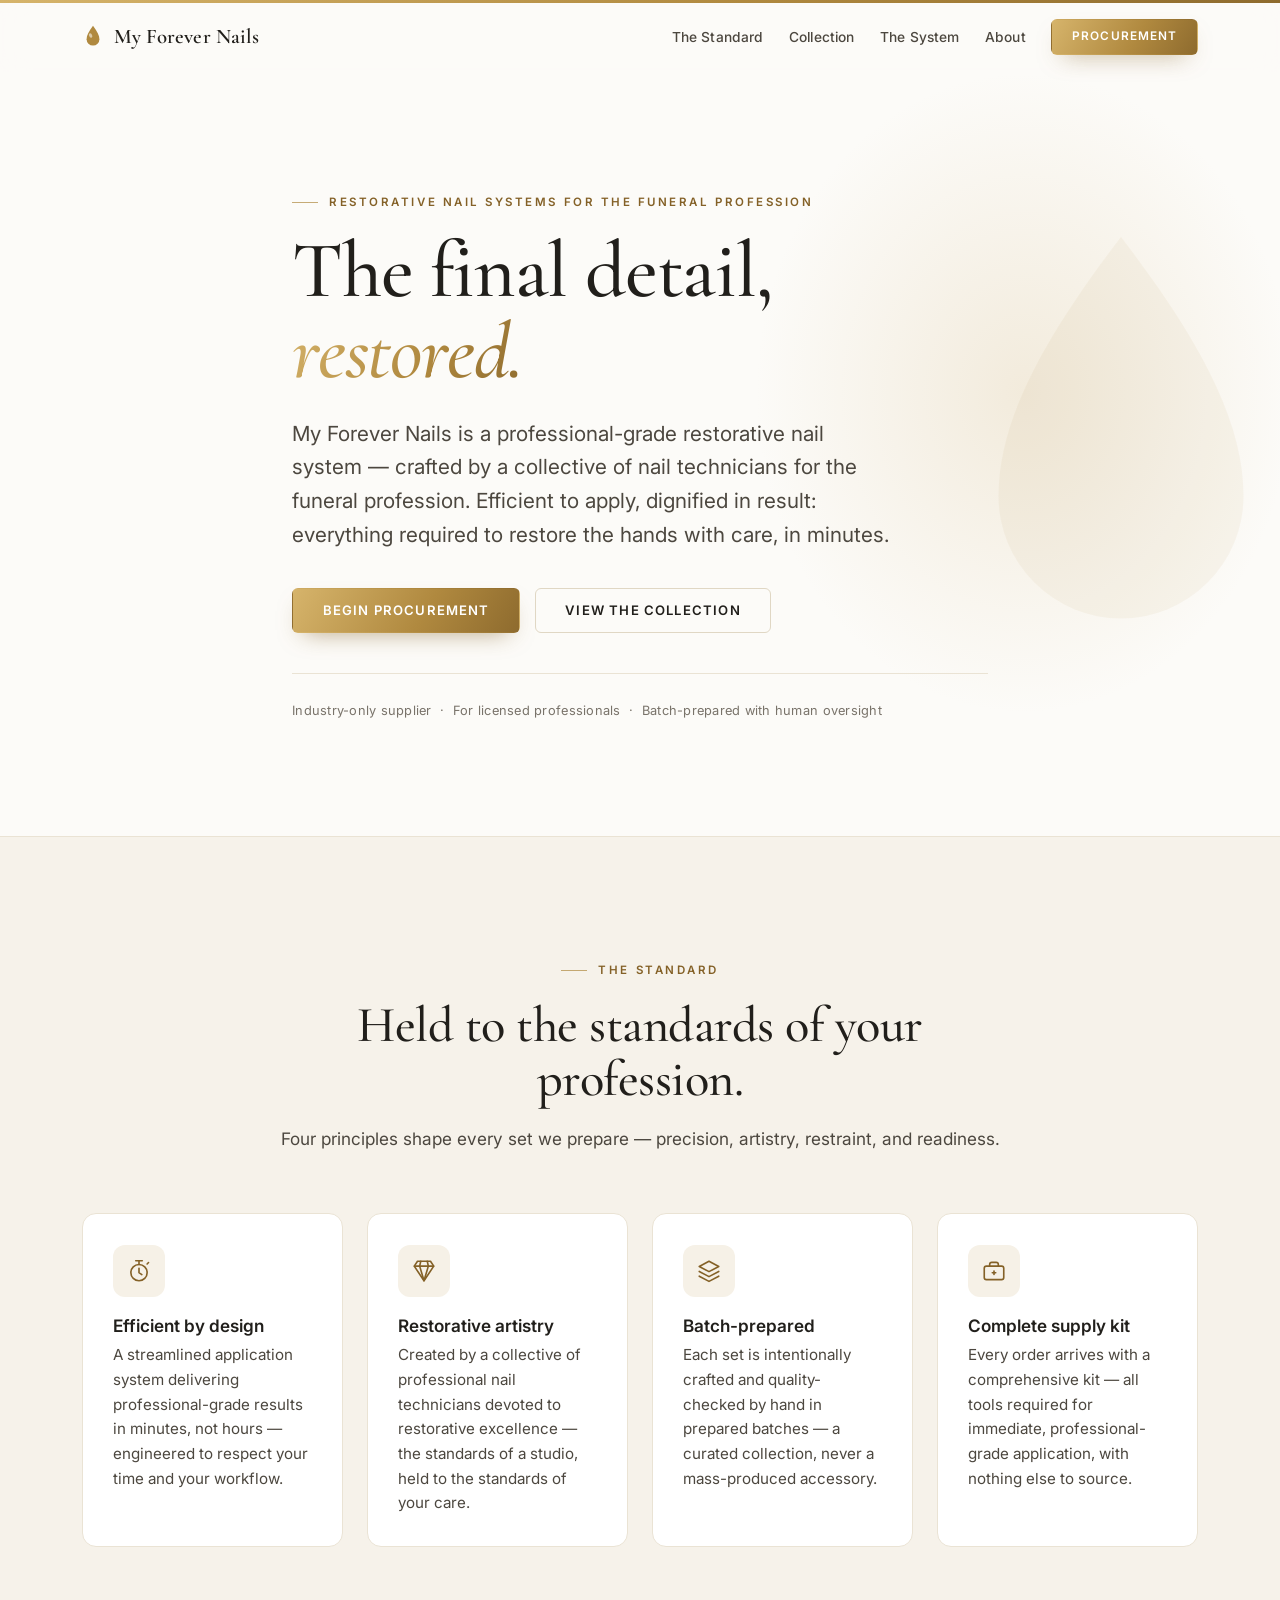
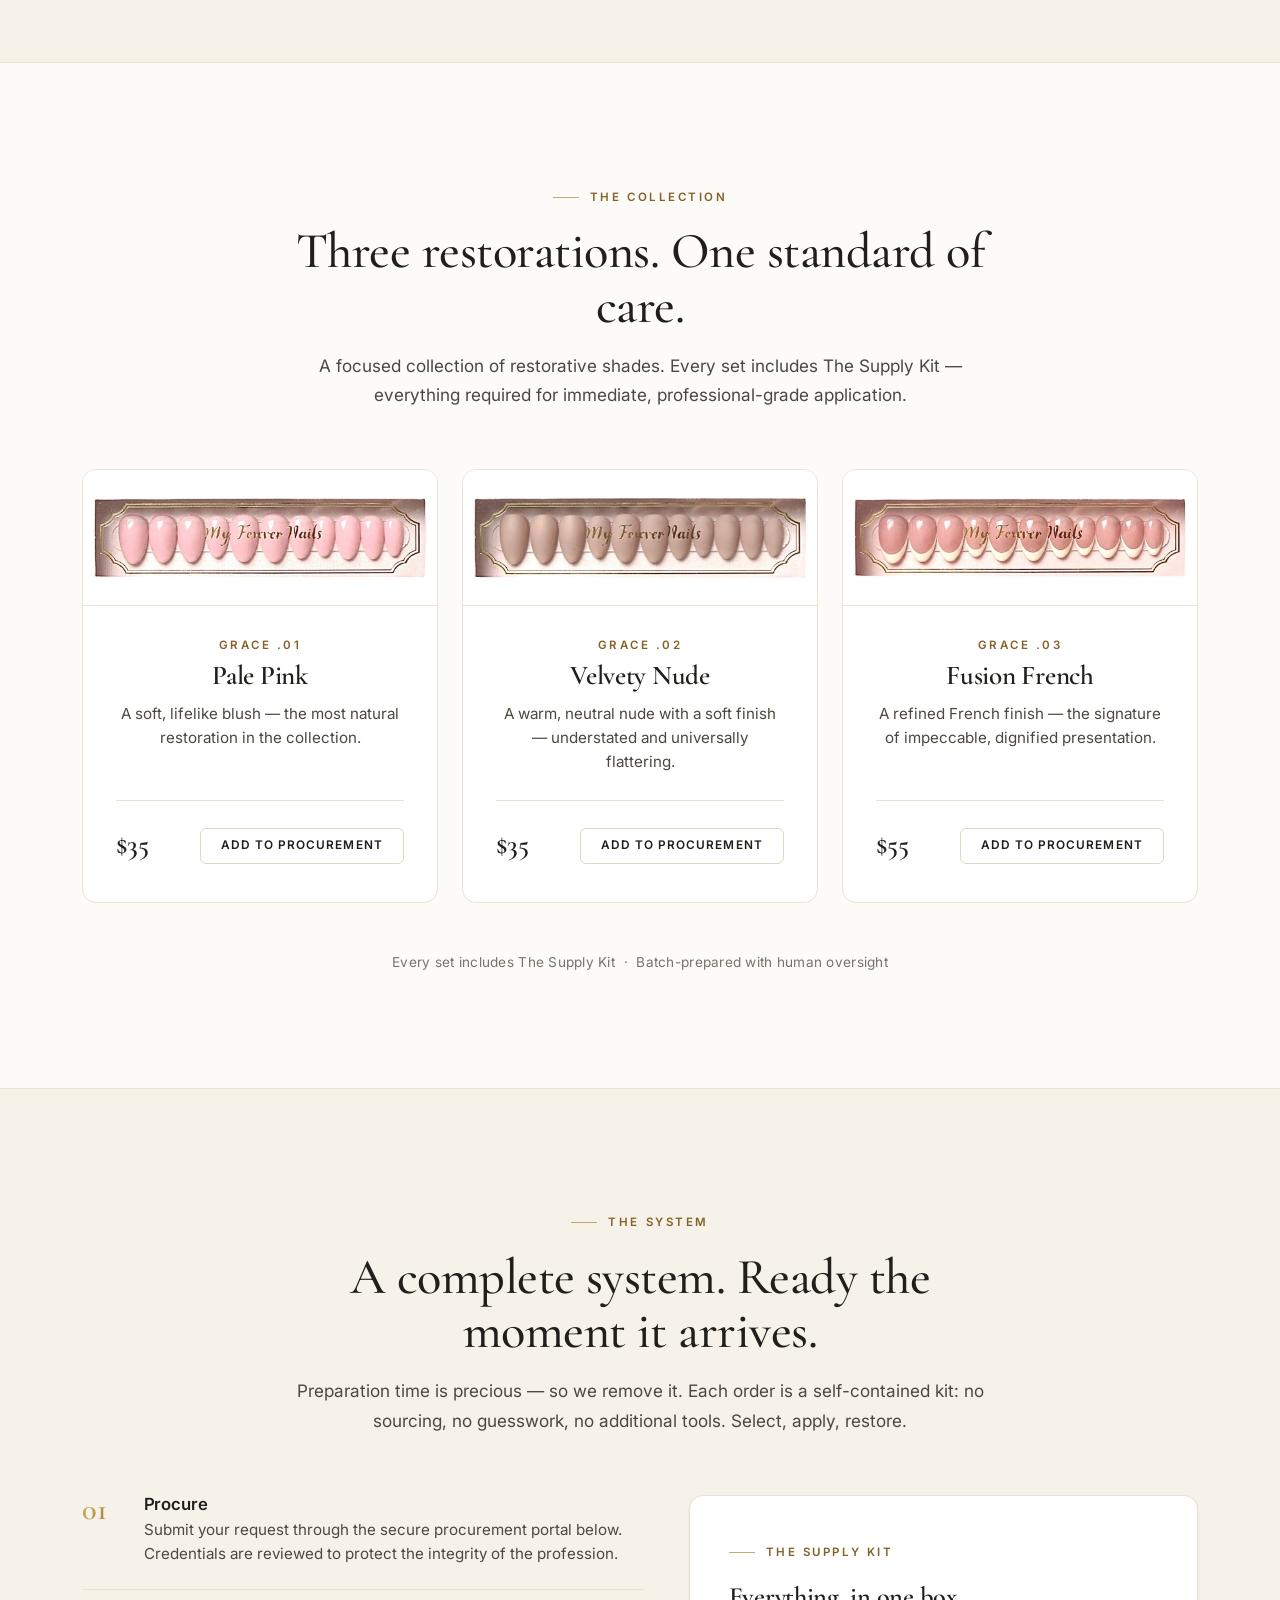
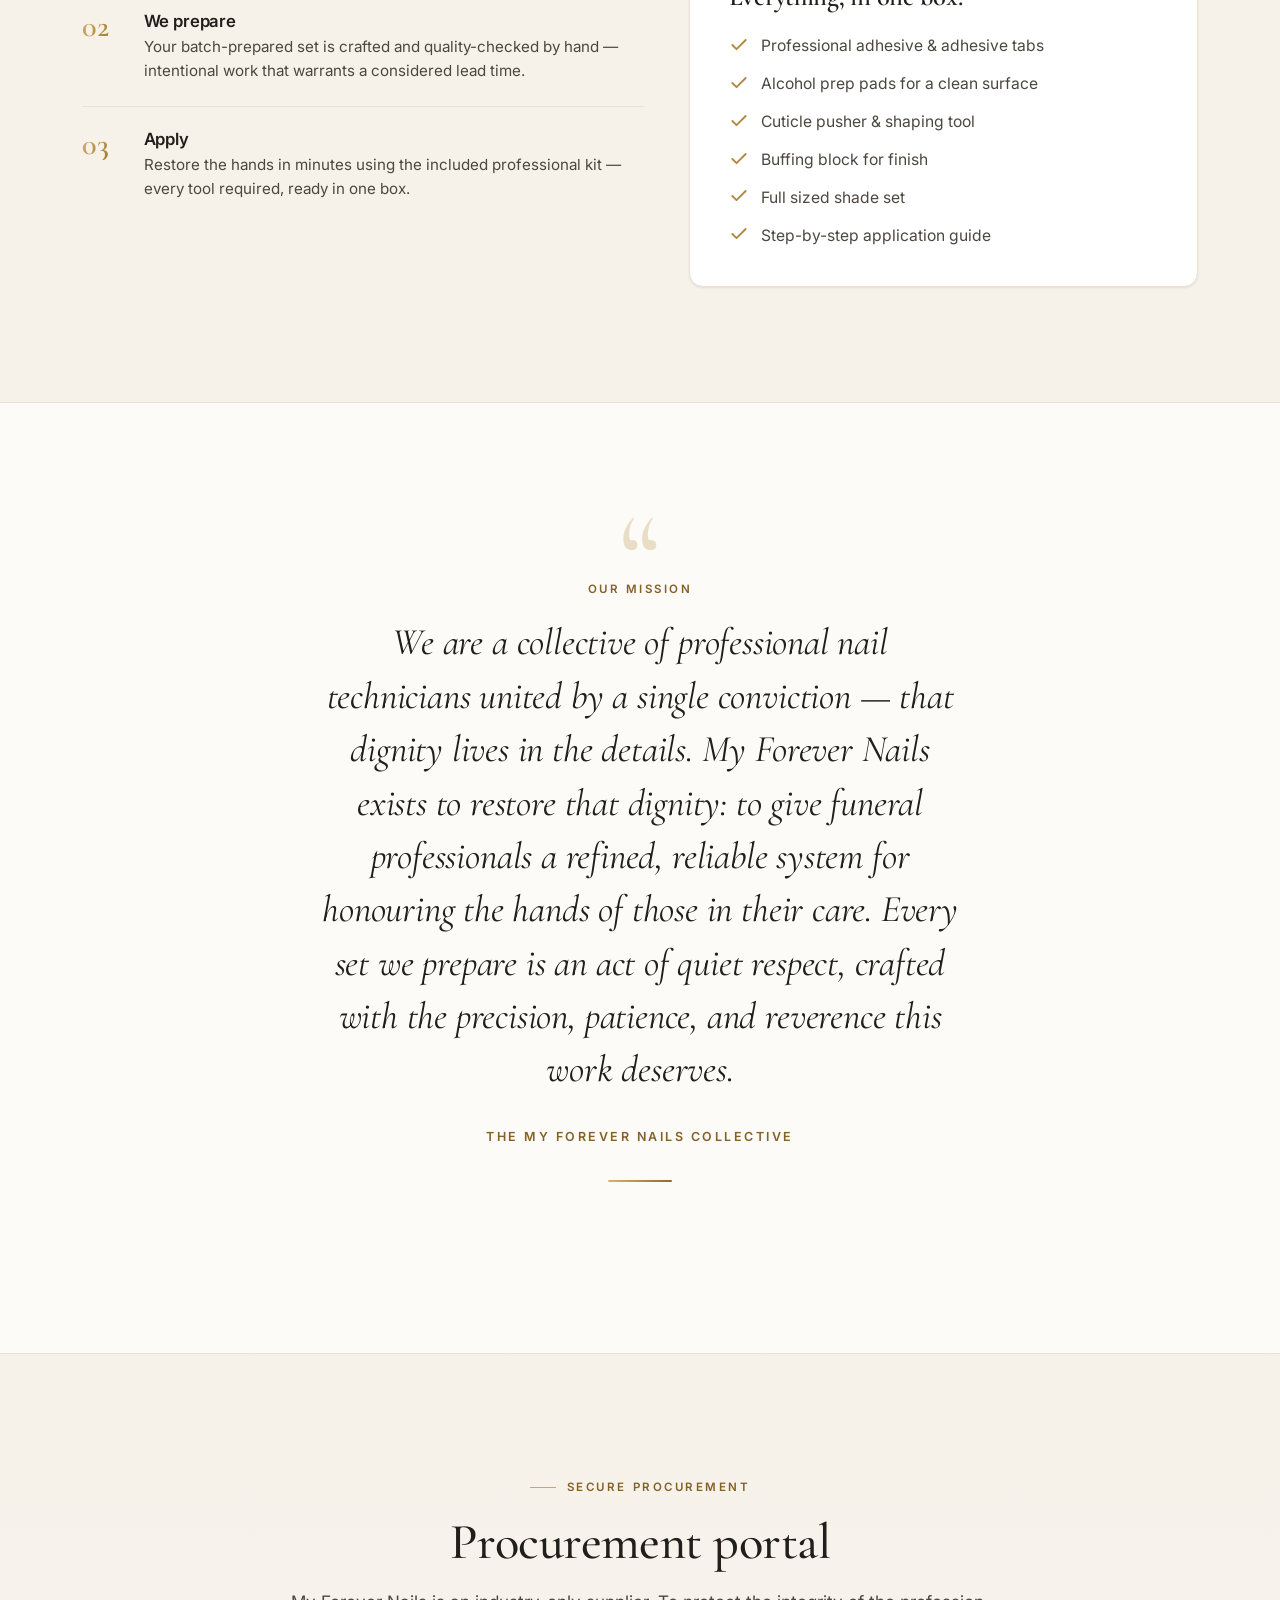
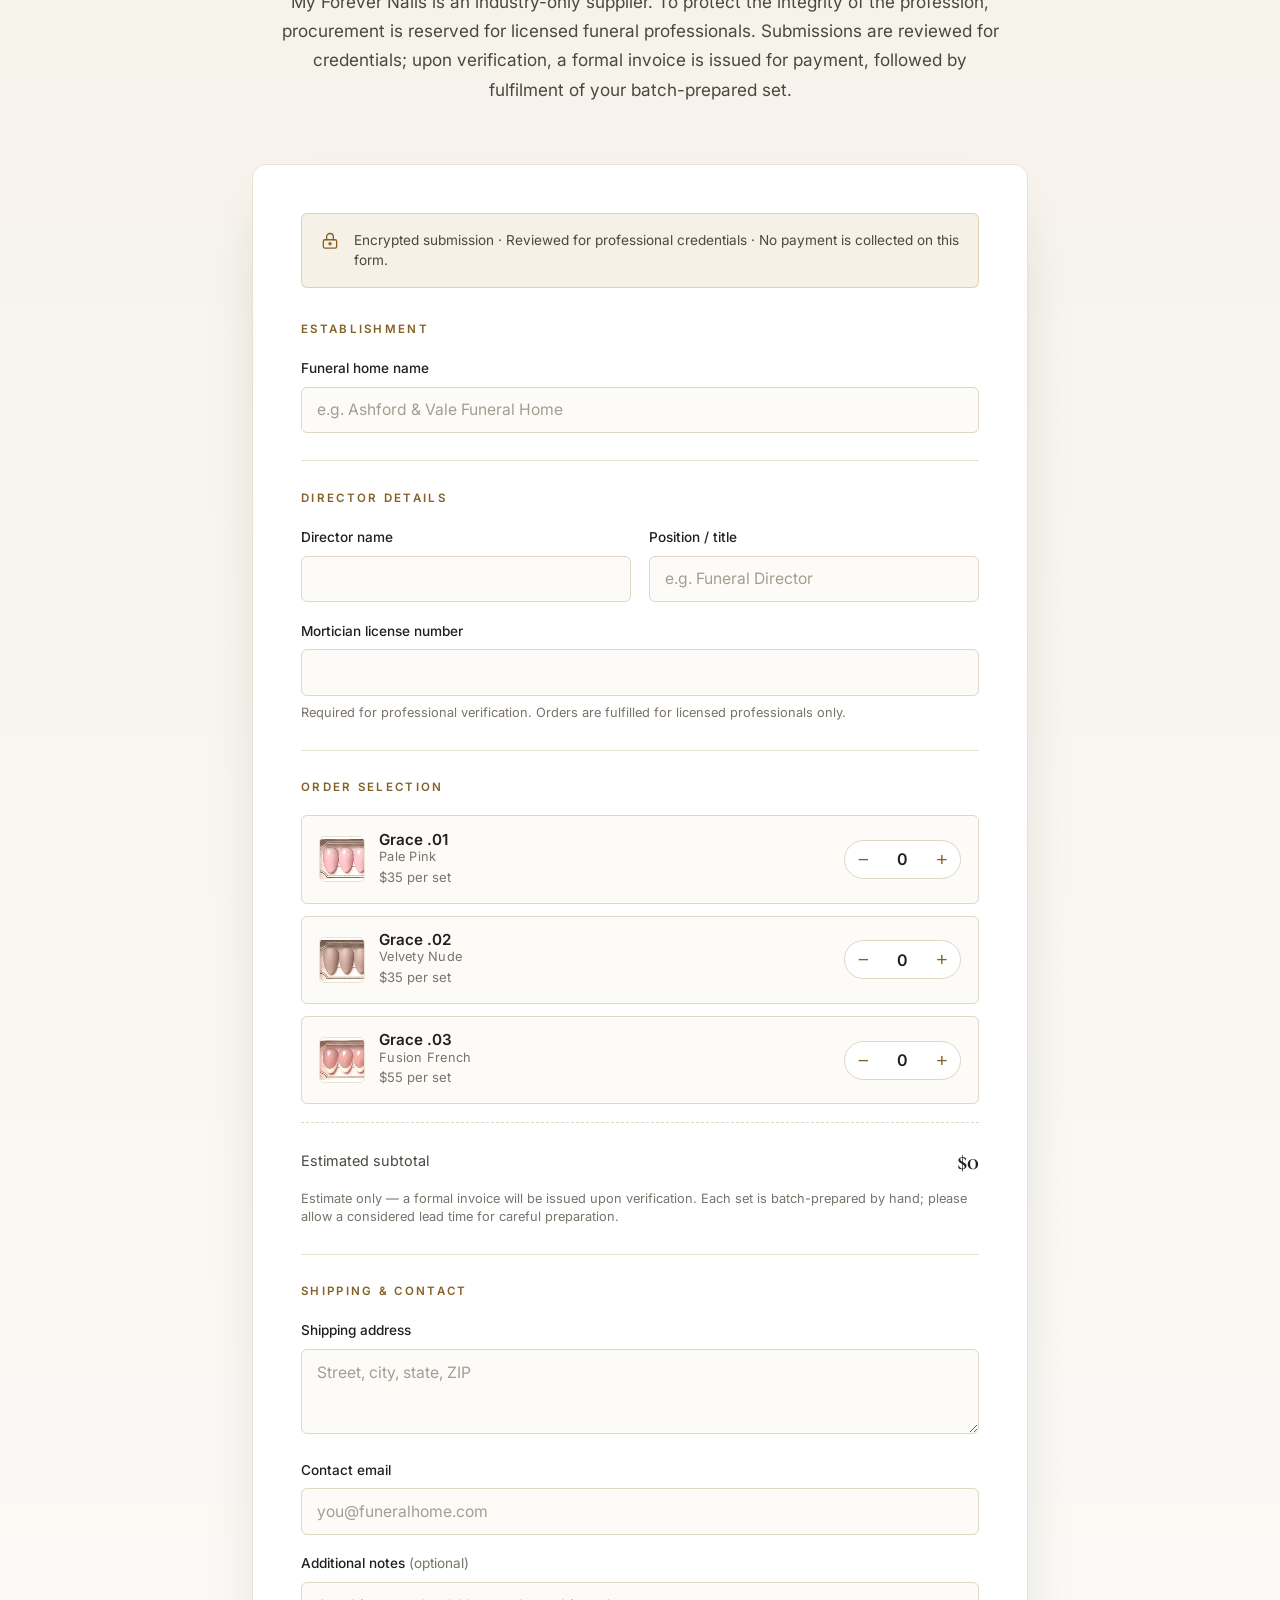
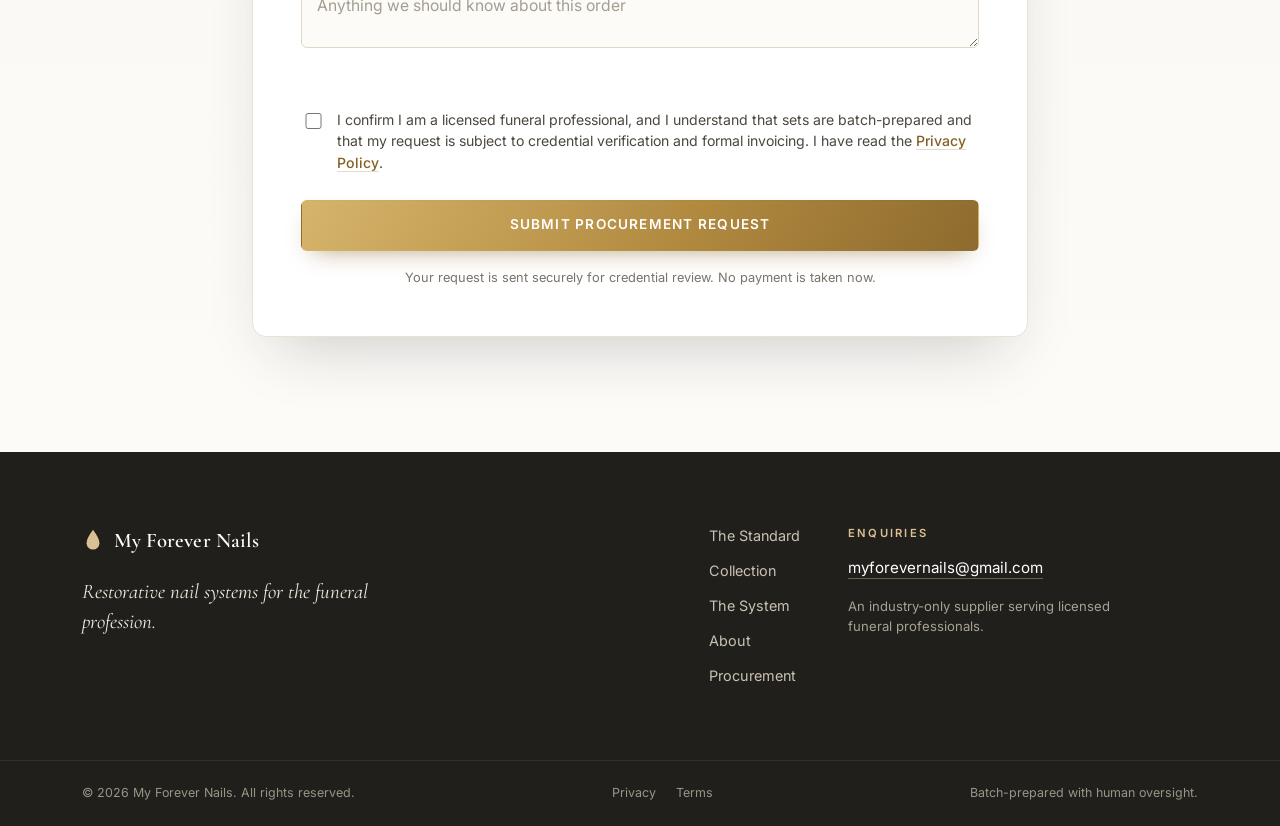
<file: index.html>
<!DOCTYPE html>
<html lang="en" class="no-js">
<head>
<meta charset="utf-8">
<meta name="viewport" content="width=device-width, initial-scale=1">
<title>My Forever Nails — Restorative Nail Systems for the Funeral Profession</title>
<meta name="description" content="Professional-grade restorative nail systems, crafted by a collective of nail technicians for the funeral profession. Efficient application, dignified results. Industry-only supplier.">
<meta name="author" content="The My Forever Nails Collective">
<meta name="theme-color" content="#FCFBF8">
<meta name="color-scheme" content="light">
<link rel="canonical" href="https://myforevernails.com/">

<!-- Open Graph -->
<meta property="og:type" content="website">
<meta property="og:site_name" content="My Forever Nails">
<meta property="og:title" content="My Forever Nails — Restorative Nail Systems for the Funeral Profession">
<meta property="og:description" content="Professional-grade restorative nail systems, crafted by a collective of nail technicians for the funeral profession. Efficient application, dignified results.">
<meta property="og:url" content="https://myforevernails.com/">
<meta property="og:image" content="https://myforevernails.com/assets/img/og-image.png">
<meta property="og:image:width" content="1200">
<meta property="og:image:height" content="630">
<meta property="og:image:alt" content="My Forever Nails — restorative nail systems for the funeral profession.">
<meta property="og:locale" content="en_US">

<!-- Twitter / X -->
<meta name="twitter:card" content="summary_large_image">
<meta name="twitter:title" content="My Forever Nails — Restorative Nail Systems for the Funeral Profession">
<meta name="twitter:description" content="Professional-grade restorative nail systems, crafted by a collective of nail technicians for the funeral profession.">
<meta name="twitter:image" content="https://myforevernails.com/assets/img/og-image.png">

<!-- Icons -->
<link rel="icon" href="/assets/img/favicon.ico" sizes="32x32">
<link rel="icon" href="/assets/img/favicon.svg" type="image/svg+xml">
<link rel="apple-touch-icon" href="/assets/img/apple-touch-icon.png">
<link rel="manifest" href="/site.webmanifest">

<!-- Fonts -->
<link rel="preconnect" href="https://fonts.googleapis.com">
<link rel="preconnect" href="https://fonts.gstatic.com" crossorigin>
<link href="https://fonts.googleapis.com/css2?family=Cormorant+Garamond:ital,wght@0,400;0,500;0,600;1,400;1,500&family=Inter:wght@400;500;600;700&display=swap" rel="stylesheet">

<link rel="stylesheet" href="/assets/css/styles.css">
<script>document.documentElement.classList.remove('no-js');</script>

<!-- Structured data -->
<script type="application/ld+json">
{
  "@context": "https://schema.org",
  "@graph": [
    {
      "@type": "Organization",
      "@id": "https://myforevernails.com/#organization",
      "name": "My Forever Nails",
      "url": "https://myforevernails.com/",
      "email": "myforevernails@gmail.com",
      "logo": "https://myforevernails.com/assets/img/icon-512.png",
      "image": "https://myforevernails.com/assets/img/og-image.png",
      "description": "An industry-only supplier of professional-grade restorative nail systems for the funeral profession, crafted by a collective of nail technicians.",
      "slogan": "The final detail, restored.",
      "areaServed": "US",
      "contactPoint": {
        "@type": "ContactPoint",
        "contactType": "Sales",
        "email": "myforevernails@gmail.com",
        "availableLanguage": "English"
      }
    },
    {
      "@type": "WebSite",
      "@id": "https://myforevernails.com/#website",
      "url": "https://myforevernails.com/",
      "name": "My Forever Nails",
      "publisher": { "@id": "https://myforevernails.com/#organization" },
      "inLanguage": "en-US"
    },
    {
      "@type": "ItemList",
      "name": "The Collection",
      "itemListOrder": "https://schema.org/ItemListOrderAscending",
      "numberOfItems": 3,
      "itemListElement": [
        {
          "@type": "ListItem",
          "position": 1,
          "item": {
            "@type": "Product",
            "name": "Grace .01 — Pale Pink",
            "sku": "GRACE-01",
            "image": "https://myforevernails.com/assets/img/products/grace-01.jpg",
            "description": "A soft, lifelike blush — the most natural restoration in the collection. Includes The Supply Kit.",
            "brand": { "@id": "https://myforevernails.com/#organization" },
            "offers": {
              "@type": "Offer",
              "price": "35.00",
              "priceCurrency": "USD",
              "availability": "https://schema.org/InStock",
              "eligibleCustomerType": "https://schema.org/Business",
              "url": "https://myforevernails.com/#collection"
            }
          }
        },
        {
          "@type": "ListItem",
          "position": 2,
          "item": {
            "@type": "Product",
            "name": "Grace .02 — Velvety Nude",
            "sku": "GRACE-02",
            "image": "https://myforevernails.com/assets/img/products/grace-02.jpg",
            "description": "A warm, neutral nude with a soft finish — understated and universally flattering. Includes The Supply Kit.",
            "brand": { "@id": "https://myforevernails.com/#organization" },
            "offers": {
              "@type": "Offer",
              "price": "35.00",
              "priceCurrency": "USD",
              "availability": "https://schema.org/InStock",
              "eligibleCustomerType": "https://schema.org/Business",
              "url": "https://myforevernails.com/#collection"
            }
          }
        },
        {
          "@type": "ListItem",
          "position": 3,
          "item": {
            "@type": "Product",
            "name": "Grace .03 — Fusion French",
            "sku": "GRACE-03",
            "image": "https://myforevernails.com/assets/img/products/grace-03.jpg",
            "description": "A refined French finish — the signature of impeccable, dignified presentation. Includes The Supply Kit.",
            "brand": { "@id": "https://myforevernails.com/#organization" },
            "offers": {
              "@type": "Offer",
              "price": "55.00",
              "priceCurrency": "USD",
              "availability": "https://schema.org/InStock",
              "eligibleCustomerType": "https://schema.org/Business",
              "url": "https://myforevernails.com/#collection"
            }
          }
        }
      ]
    }
  ]
}
</script>
</head>
<body>
<a class="skip-link" href="#top">Skip to content</a>
<div class="topbar" aria-hidden="true"></div>

<!-- ============ HEADER ============ -->
<header class="site-header">
  <div class="container header__inner">
    <a class="brand" href="/" aria-label="My Forever Nails — home">
      <svg class="brand__mark" viewBox="0 0 24 28" aria-hidden="true">
        <path d="M12 1.6C7.4 7.6 5 12.2 5 16.4A7 7 0 0 0 19 16.4C19 12.2 16.6 7.6 12 1.6Z" fill="#B0893F"/>
        <ellipse cx="9.4" cy="12.4" rx="1.7" ry="2.6" fill="#fff" opacity=".55" transform="rotate(-22 9.4 12.4)"/>
      </svg>
      <span class="brand__name">My Forever Nails</span>
    </a>
    <button class="nav-toggle" type="button" aria-controls="primary-nav" aria-expanded="false" aria-label="Open menu">
      <span></span><span></span><span></span>
    </button>
    <nav id="primary-nav" class="nav" aria-label="Primary">
      <a href="#standard">The Standard</a>
      <a href="#collection">Collection</a>
      <a href="#system">The System</a>
      <a href="#mission">About</a>
      <a href="#procurement" class="btn btn--primary btn--sm nav__cta">Procurement</a>
    </nav>
  </div>
</header>

<main id="top" tabindex="-1">

  <!-- ============ HERO ============ -->
  <section class="hero">
    <svg class="hero__ornament" viewBox="0 0 24 28" aria-hidden="true">
      <path d="M12 1.6C7.4 7.6 5 12.2 5 16.4A7 7 0 0 0 19 16.4C19 12.2 16.6 7.6 12 1.6Z" fill="currentColor"/>
    </svg>
    <div class="container hero__inner">
      <p class="eyebrow reveal">Restorative nail systems for the funeral profession</p>
      <h1 class="hero__title reveal">The final detail,<br><em>restored.</em></h1>
      <p class="hero__lead reveal">My Forever Nails is a professional-grade restorative nail system — crafted by a collective of nail technicians for the funeral profession. Efficient to apply, dignified in result: everything required to restore the hands with care, in minutes.</p>
      <div class="hero__actions reveal">
        <a href="#procurement" class="btn btn--primary">Begin procurement</a>
        <a href="#collection" class="btn btn--ghost">View the collection</a>
      </div>
      <p class="hero__trust reveal">Industry-only supplier&nbsp;&nbsp;·&nbsp;&nbsp;For licensed professionals&nbsp;&nbsp;·&nbsp;&nbsp;Batch-prepared with human oversight</p>
    </div>
  </section>

  <!-- ============ THE STANDARD ============ -->
  <section id="standard" class="section section--paper">
    <div class="container">
      <div class="section__head">
        <p class="eyebrow reveal">The standard</p>
        <h2 class="section__title reveal">Held to the standards of your profession.</h2>
        <p class="section__intro reveal">Four principles shape every set we prepare — precision, artistry, restraint, and readiness.</p>
      </div>
      <div class="grid grid--4">
        <article class="card reveal">
          <span class="card__icon"><svg viewBox="0 0 24 24" fill="none" stroke="currentColor" stroke-width="1.5" stroke-linecap="round" stroke-linejoin="round" aria-hidden="true"><circle cx="12" cy="13.5" r="7.5"/><path d="M12 9.5v4l2.6 1.8"/><path d="M9 2.5h6"/><path d="M12 2.5v3.5"/><path d="m19.5 5.5 1.3-1.3"/></svg></span>
          <h3>Efficient by design</h3>
          <p>A streamlined application system delivering professional-grade results in minutes, not hours — engineered to respect your time and your workflow.</p>
        </article>
        <article class="card reveal">
          <span class="card__icon"><svg viewBox="0 0 24 24" fill="none" stroke="currentColor" stroke-width="1.5" stroke-linecap="round" stroke-linejoin="round" aria-hidden="true"><path d="M6 3h12l3 4.5-9 13.5L3 7.5 6 3Z"/><path d="M3.2 7.5h17.6"/><path d="M9 3 8 7.5 12 21l4-13.5L15 3"/></svg></span>
          <h3>Restorative artistry</h3>
          <p>Created by a collective of professional nail technicians devoted to restorative excellence — the standards of a studio, held to the standards of your care.</p>
        </article>
        <article class="card reveal">
          <span class="card__icon"><svg viewBox="0 0 24 24" fill="none" stroke="currentColor" stroke-width="1.5" stroke-linecap="round" stroke-linejoin="round" aria-hidden="true"><path d="m12 3 9 4.8-9 4.8-9-4.8L12 3Z"/><path d="m3 12.4 9 4.8 9-4.8"/><path d="m3 16.8 9 4.8 9-4.8"/></svg></span>
          <h3>Batch-prepared</h3>
          <p>Each set is intentionally crafted and quality-checked by hand in prepared batches — a curated collection, never a mass-produced accessory.</p>
        </article>
        <article class="card reveal">
          <span class="card__icon"><svg viewBox="0 0 24 24" fill="none" stroke="currentColor" stroke-width="1.5" stroke-linecap="round" stroke-linejoin="round" aria-hidden="true"><rect x="3" y="7.5" width="18" height="12.5" rx="2"/><path d="M8 7.5V6a2 2 0 0 1 2-2h4a2 2 0 0 1 2 2v1.5"/><path d="M12 12v3.2"/><path d="M10.4 13.6h3.2"/></svg></span>
          <h3>Complete supply kit</h3>
          <p>Every order arrives with a comprehensive kit — all tools required for immediate, professional-grade application, with nothing else to source.</p>
        </article>
      </div>
    </div>
  </section>

  <!-- ============ COLLECTION ============ -->
  <section id="collection" class="section">
    <div class="container">
      <div class="section__head">
        <p class="eyebrow reveal">The collection</p>
        <h2 class="section__title reveal">Three restorations. One standard of care.</h2>
        <p class="section__intro reveal">A focused collection of restorative shades. Every set includes The Supply Kit — everything required for immediate, professional-grade application.</p>
      </div>
      <div class="products">
        <article class="product reveal">
          <div class="product__visual">
            <img src="/assets/img/products/grace-01.jpg" width="1100" height="300" loading="lazy" decoding="async"
                 alt="Grace .01 Pale Pink — a full set of soft pink restorative nails presented in the My Forever Nails box.">
          </div>
          <div class="product__body">
            <p class="product__code">Grace .01</p>
            <h3 class="product__name">Pale Pink</h3>
            <p class="product__desc">A soft, lifelike blush — the most natural restoration in the collection.</p>
            <div class="product__foot">
              <span class="product__price">$35</span>
              <button type="button" class="btn btn--ghost btn--sm" data-add="g01">Add to procurement</button>
            </div>
          </div>
        </article>
        <article class="product reveal">
          <div class="product__visual">
            <img src="/assets/img/products/grace-02.jpg" width="1100" height="300" loading="lazy" decoding="async"
                 alt="Grace .02 Velvety Nude — a full set of warm matte nude restorative nails presented in the My Forever Nails box.">
          </div>
          <div class="product__body">
            <p class="product__code">Grace .02</p>
            <h3 class="product__name">Velvety Nude</h3>
            <p class="product__desc">A warm, neutral nude with a soft finish — understated and universally flattering.</p>
            <div class="product__foot">
              <span class="product__price">$35</span>
              <button type="button" class="btn btn--ghost btn--sm" data-add="g02">Add to procurement</button>
            </div>
          </div>
        </article>
        <article class="product reveal">
          <div class="product__visual">
            <img src="/assets/img/products/grace-03.jpg" width="1100" height="300" loading="lazy" decoding="async"
                 alt="Grace .03 Fusion French — a full set of restorative nails with soft pink beds and white tips, presented in the My Forever Nails box.">
          </div>
          <div class="product__body">
            <p class="product__code">Grace .03</p>
            <h3 class="product__name">Fusion French</h3>
            <p class="product__desc">A refined French finish — the signature of impeccable, dignified presentation.</p>
            <div class="product__foot">
              <span class="product__price">$55</span>
              <button type="button" class="btn btn--ghost btn--sm" data-add="g03">Add to procurement</button>
            </div>
          </div>
        </article>
      </div>
      <p class="products__note reveal">Every set includes The Supply Kit&nbsp;&nbsp;·&nbsp;&nbsp;Batch-prepared with human oversight</p>
    </div>
  </section>

  <!-- ============ THE SYSTEM ============ -->
  <section id="system" class="section section--paper">
    <div class="container">
      <div class="section__head">
        <p class="eyebrow reveal">The system</p>
        <h2 class="section__title reveal">A complete system. Ready the moment it arrives.</h2>
        <p class="section__intro reveal">Preparation time is precious — so we remove it. Each order is a self-contained kit: no sourcing, no guesswork, no additional tools. Select, apply, restore.</p>
      </div>
      <div class="system__grid">
        <ol class="steps reveal">
          <li class="step">
            <span class="step__num">01</span>
            <div><h3>Procure</h3><p>Submit your request through the secure procurement portal below. Credentials are reviewed to protect the integrity of the profession.</p></div>
          </li>
          <li class="step">
            <span class="step__num">02</span>
            <div><h3>We prepare</h3><p>Your batch-prepared set is crafted and quality-checked by hand — intentional work that warrants a considered lead time.</p></div>
          </li>
          <li class="step">
            <span class="step__num">03</span>
            <div><h3>Apply</h3><p>Restore the hands in minutes using the included professional kit — every tool required, ready in one box.</p></div>
          </li>
        </ol>
        <aside class="kit reveal">
          <p class="eyebrow">The supply kit</p>
          <h3 class="kit__title">Everything, in one box.</h3>
          <ul class="kit__list">
            <li>Professional adhesive &amp; adhesive tabs</li>
            <li>Alcohol prep pads for a clean surface</li>
            <li>Cuticle pusher &amp; shaping tool</li>
            <li>Buffing block for finish</li>
            <li>Full sized shade set</li>
            <li>Step-by-step application guide</li>
          </ul>
        </aside>
      </div>
    </div>
  </section>

  <!-- ============ MISSION / ABOUT ============ -->
  <section id="mission" class="section section--mission">
    <div class="container container--narrow">
      <div class="mission">
        <p class="eyebrow eyebrow--center reveal">Our mission</p>
        <blockquote class="mission__quote reveal">
          We are a collective of professional nail technicians united by a single conviction — that dignity lives in the details. My Forever Nails exists to restore that dignity: to give funeral professionals a refined, reliable system for honouring the hands of those in their care. Every set we prepare is an act of quiet respect, crafted with the precision, patience, and reverence this work deserves.
        </blockquote>
        <p class="mission__by reveal">The My Forever Nails Collective</p>
        <div class="mission__rule reveal" aria-hidden="true"></div>
      </div>
    </div>
  </section>

  <!-- ============ PROCUREMENT ============ -->
  <section id="procurement" class="section section--procurement">
    <div class="container container--form">
      <div class="section__head">
        <p class="eyebrow reveal">Secure procurement</p>
        <h2 class="section__title reveal">Procurement portal</h2>
        <p class="section__intro reveal">My Forever Nails is an industry-only supplier. To protect the integrity of the profession, procurement is reserved for licensed funeral professionals. Submissions are reviewed for credentials; upon verification, a formal invoice is issued for payment, followed by fulfilment of your batch-prepared set.</p>
      </div>

      <div class="portal reveal">
        <div class="portal__secure">
          <svg viewBox="0 0 24 24" fill="none" stroke="currentColor" stroke-width="1.6" stroke-linecap="round" stroke-linejoin="round" aria-hidden="true"><rect x="4" y="10.5" width="16" height="10" rx="2"/><path d="M8 10.5V7a4 4 0 0 1 8 0v3.5"/><circle cx="12" cy="15.3" r="1.2"/></svg>
          <span>Encrypted submission&nbsp;·&nbsp;Reviewed for professional credentials&nbsp;·&nbsp;No payment is collected on this form.</span>
        </div>

        <form id="procurement-form">
          <!-- Native browser validation is intentionally left enabled: the
               submit handler below only runs once required fields pass. -->
          <!-- Web3Forms configuration. The access key is injected by
               assets/js/main.js — see the CONFIGURATION block at its top. -->
          <input type="hidden" name="access_key" value="">
          <input type="hidden" name="subject" value="New Procurement Request — My Forever Nails">
          <input type="hidden" name="from_name" value="My Forever Nails — Procurement Portal">
          <input type="hidden" name="Order Summary" value="">
          <input type="hidden" name="Estimated Subtotal" value="">
          <!-- Honeypot (anti-spam; leave empty) -->
          <input type="checkbox" name="botcheck" style="display:none !important" tabindex="-1" autocomplete="off" aria-hidden="true">

          <div class="field-group">
            <p class="field-group__label">Establishment</p>
            <div class="field">
              <label for="fh">Funeral home name</label>
              <input id="fh" name="Funeral Home Name" type="text" required autocomplete="organization" placeholder="e.g. Ashford &amp; Vale Funeral Home">
            </div>
          </div>

          <div class="field-group">
            <p class="field-group__label">Director details</p>
            <div class="field-row">
              <div class="field">
                <label for="dn">Director name</label>
                <input id="dn" name="Director Name" type="text" required autocomplete="name">
              </div>
              <div class="field">
                <label for="pos">Position / title</label>
                <input id="pos" name="Position / Title" type="text" required placeholder="e.g. Funeral Director">
              </div>
            </div>
            <div class="field">
              <label for="lic">Mortician license number</label>
              <input id="lic" name="Mortician License Number" type="text" required autocomplete="off">
              <span class="field__hint">Required for professional verification. Orders are fulfilled for licensed professionals only.</span>
            </div>
          </div>

          <div class="field-group" id="order-builder">
            <p class="field-group__label">Order selection</p>
            <div class="order-list">
              <div class="order-row" data-shade="g01">
                <div class="order-row__info">
                  <img class="order-row__swatch" src="/assets/img/products/grace-01-thumb.jpg"
                       width="320" height="320" loading="lazy" decoding="async" alt="">
                  <div>
                    <p class="order-row__name">Grace .01 <span>Pale Pink</span></p>
                    <p class="order-row__price">$35 per set</p>
                  </div>
                </div>
                <div class="stepper" data-shade="g01">
                  <button type="button" class="stepper__btn" data-act="dec" aria-label="Decrease Grace .01 quantity">−</button>
                  <input class="stepper__input" type="number" name="Grace .01 Qty" value="0" min="0" max="99" step="1" inputmode="numeric" aria-label="Grace .01 Pale Pink quantity">
                  <button type="button" class="stepper__btn" data-act="inc" aria-label="Increase Grace .01 quantity">+</button>
                </div>
              </div>
              <div class="order-row" data-shade="g02">
                <div class="order-row__info">
                  <img class="order-row__swatch" src="/assets/img/products/grace-02-thumb.jpg"
                       width="320" height="320" loading="lazy" decoding="async" alt="">
                  <div>
                    <p class="order-row__name">Grace .02 <span>Velvety Nude</span></p>
                    <p class="order-row__price">$35 per set</p>
                  </div>
                </div>
                <div class="stepper" data-shade="g02">
                  <button type="button" class="stepper__btn" data-act="dec" aria-label="Decrease Grace .02 quantity">−</button>
                  <input class="stepper__input" type="number" name="Grace .02 Qty" value="0" min="0" max="99" step="1" inputmode="numeric" aria-label="Grace .02 Velvety Nude quantity">
                  <button type="button" class="stepper__btn" data-act="inc" aria-label="Increase Grace .02 quantity">+</button>
                </div>
              </div>
              <div class="order-row" data-shade="g03">
                <div class="order-row__info">
                  <img class="order-row__swatch" src="/assets/img/products/grace-03-thumb.jpg"
                       width="320" height="320" loading="lazy" decoding="async" alt="">
                  <div>
                    <p class="order-row__name">Grace .03 <span>Fusion French</span></p>
                    <p class="order-row__price">$55 per set</p>
                  </div>
                </div>
                <div class="stepper" data-shade="g03">
                  <button type="button" class="stepper__btn" data-act="dec" aria-label="Decrease Grace .03 quantity">−</button>
                  <input class="stepper__input" type="number" name="Grace .03 Qty" value="0" min="0" max="99" step="1" inputmode="numeric" aria-label="Grace .03 Fusion French quantity">
                  <button type="button" class="stepper__btn" data-act="inc" aria-label="Increase Grace .03 quantity">+</button>
                </div>
              </div>
            </div>
            <div class="order-total">
              <span>Estimated subtotal</span>
              <span id="subtotal" class="order-total__value">$0</span>
            </div>
            <span class="field__hint">Estimate only — a formal invoice will be issued upon verification. Each set is batch-prepared by hand; please allow a considered lead time for careful preparation.</span>
          </div>

          <div class="field-group">
            <p class="field-group__label">Shipping &amp; contact</p>
            <div class="field">
              <label for="ship">Shipping address</label>
              <textarea id="ship" name="Shipping Address" rows="3" required autocomplete="street-address" placeholder="Street, city, state, ZIP"></textarea>
            </div>
            <div class="field">
              <label for="em">Contact email</label>
              <input id="em" name="email" type="email" required autocomplete="email" placeholder="you@funeralhome.com">
            </div>
            <div class="field">
              <label for="notes">Additional notes <span class="opt">(optional)</span></label>
              <textarea id="notes" name="Additional Notes" rows="2" placeholder="Anything we should know about this order"></textarea>
            </div>
          </div>

          <label class="consent">
            <input type="checkbox" name="Professional Confirmation" value="Confirmed — licensed funeral professional; understands sets are batch-prepared and subject to verification and invoicing." required>
            <span>I confirm I am a licensed funeral professional, and I understand that sets are batch-prepared and that my request is subject to credential verification and formal invoicing. I have read the <a href="/privacy.html">Privacy Policy</a>.</span>
          </label>

          <div id="form-status" class="form-status" role="status" aria-live="polite" style="display:none"></div>

          <button type="submit" class="btn btn--primary btn--block form-submit">Submit procurement request</button>
          <p class="form-foot">Your request is sent securely for credential review. No payment is taken now.</p>
        </form>

        <div id="form-success" class="form-success" role="status" aria-live="polite" style="display:none">
          <svg viewBox="0 0 24 24" fill="none" stroke="currentColor" stroke-width="1.5" stroke-linecap="round" stroke-linejoin="round" aria-hidden="true"><circle cx="12" cy="12" r="9.2"/><path d="m8.4 12.2 2.5 2.5 4.7-5.2"/></svg>
          <h3>Request received.</h3>
          <p>Thank you. Your procurement request has been submitted for credential review. Upon verification, a formal invoice will follow, and your batch-prepared set will be fulfilled with care.</p>
          <p class="form-success__mail">Questions? <a href="mailto:myforevernails@gmail.com">myforevernails@gmail.com</a></p>
        </div>
      </div>
    </div>
  </section>
</main>

<!-- ============ FOOTER ============ -->
<footer class="site-footer">
  <div class="container footer__inner">
    <div class="footer__brand">
      <a class="brand brand--footer" href="/" aria-label="My Forever Nails — home">
        <svg class="brand__mark" viewBox="0 0 24 28" aria-hidden="true"><path d="M12 1.6C7.4 7.6 5 12.2 5 16.4A7 7 0 0 0 19 16.4C19 12.2 16.6 7.6 12 1.6Z" fill="#D9C193"/></svg>
        <span class="brand__name">My Forever Nails</span>
      </a>
      <p class="footer__tag">Restorative nail systems for the funeral profession.</p>
    </div>
    <div class="footer__cols">
      <nav class="footer__nav" aria-label="Footer">
        <a href="/#standard">The Standard</a>
        <a href="/#collection">Collection</a>
        <a href="/#system">The System</a>
        <a href="/#mission">About</a>
        <a href="/#procurement">Procurement</a>
      </nav>
      <div class="footer__contact">
        <p class="footer__label">Enquiries</p>
        <a href="mailto:myforevernails@gmail.com">myforevernails@gmail.com</a>
        <p class="footer__note">An industry-only supplier serving licensed funeral professionals.</p>
      </div>
    </div>
  </div>
  <div class="footer__base">
    <div class="container footer__base-inner">
      <p>© <span id="year">2026</span> My Forever Nails. All rights reserved.</p>
      <p class="footer__legal">
        <a href="/privacy.html">Privacy</a>
        <a href="/terms.html">Terms</a>
      </p>
      <p>Batch-prepared with human oversight.</p>
    </div>
  </div>
</footer>

<script src="/assets/js/main.js" defer></script>
</body>
</html>
</file>
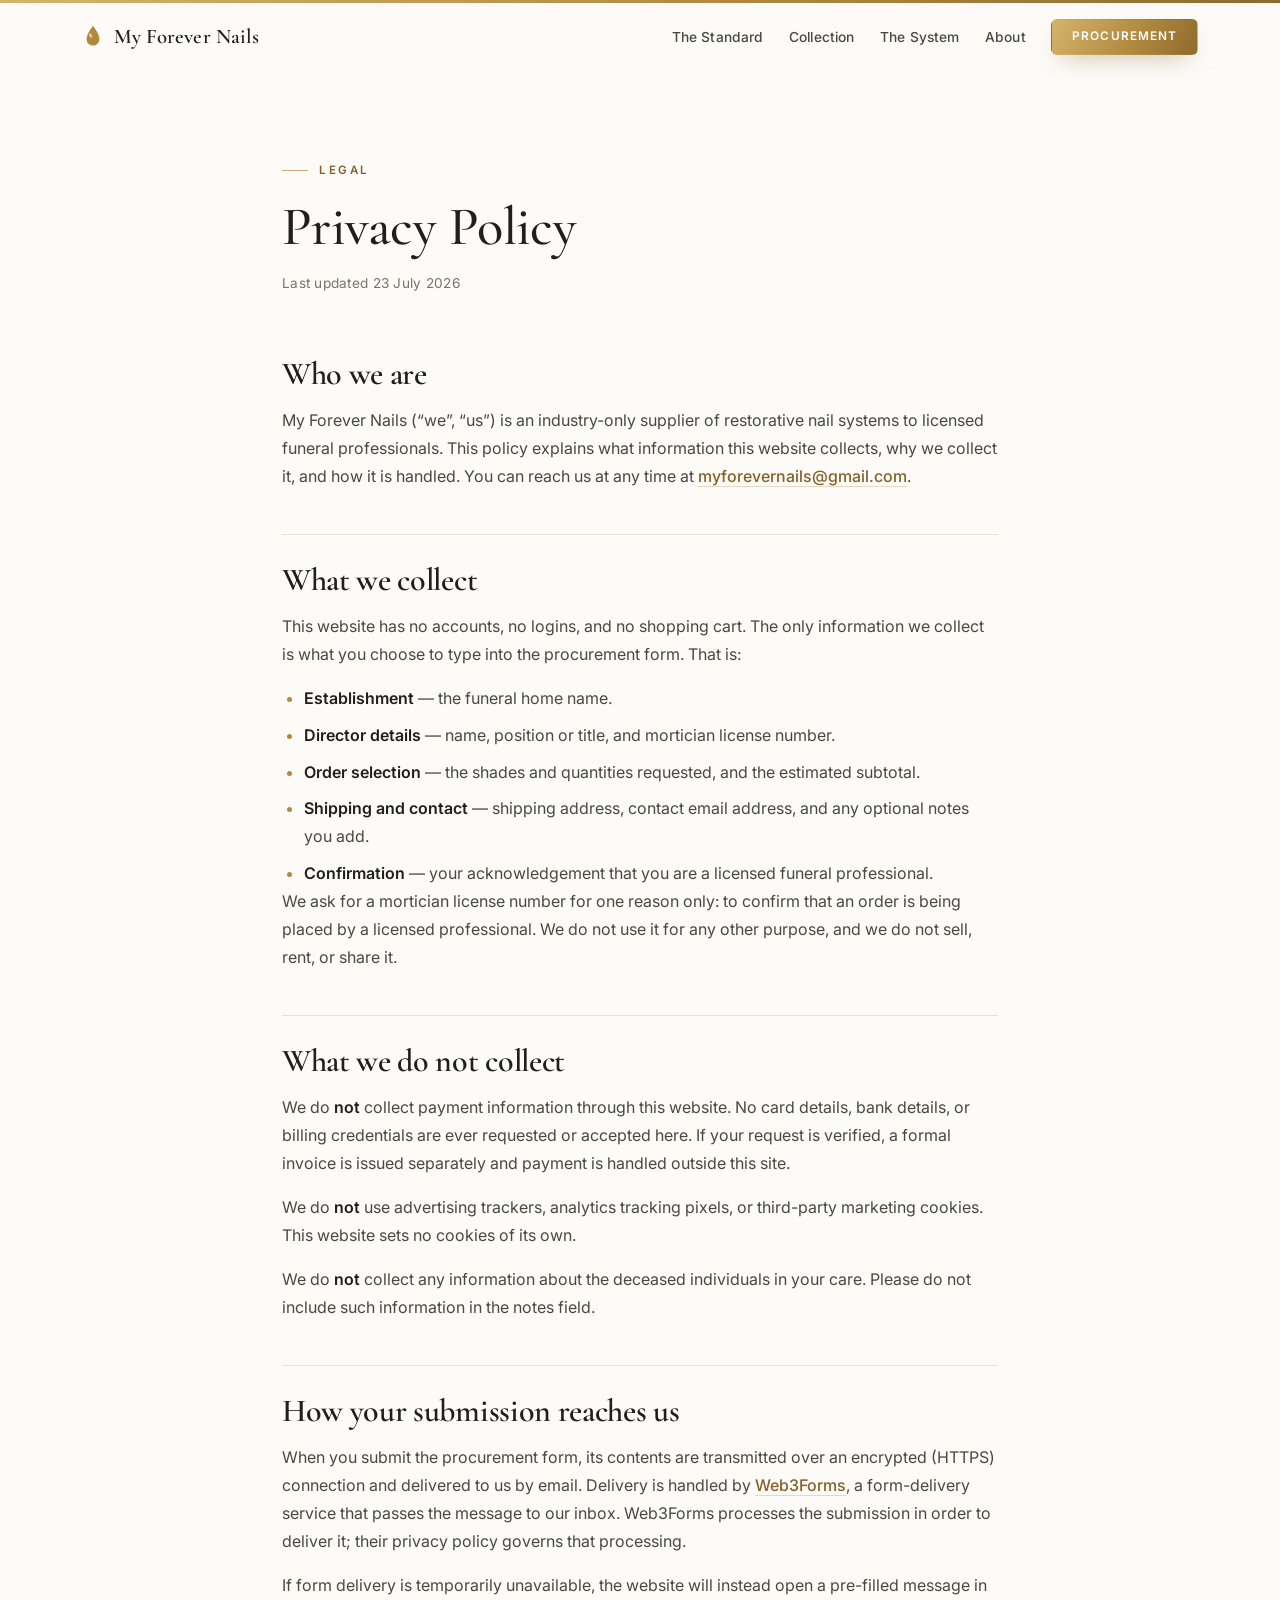
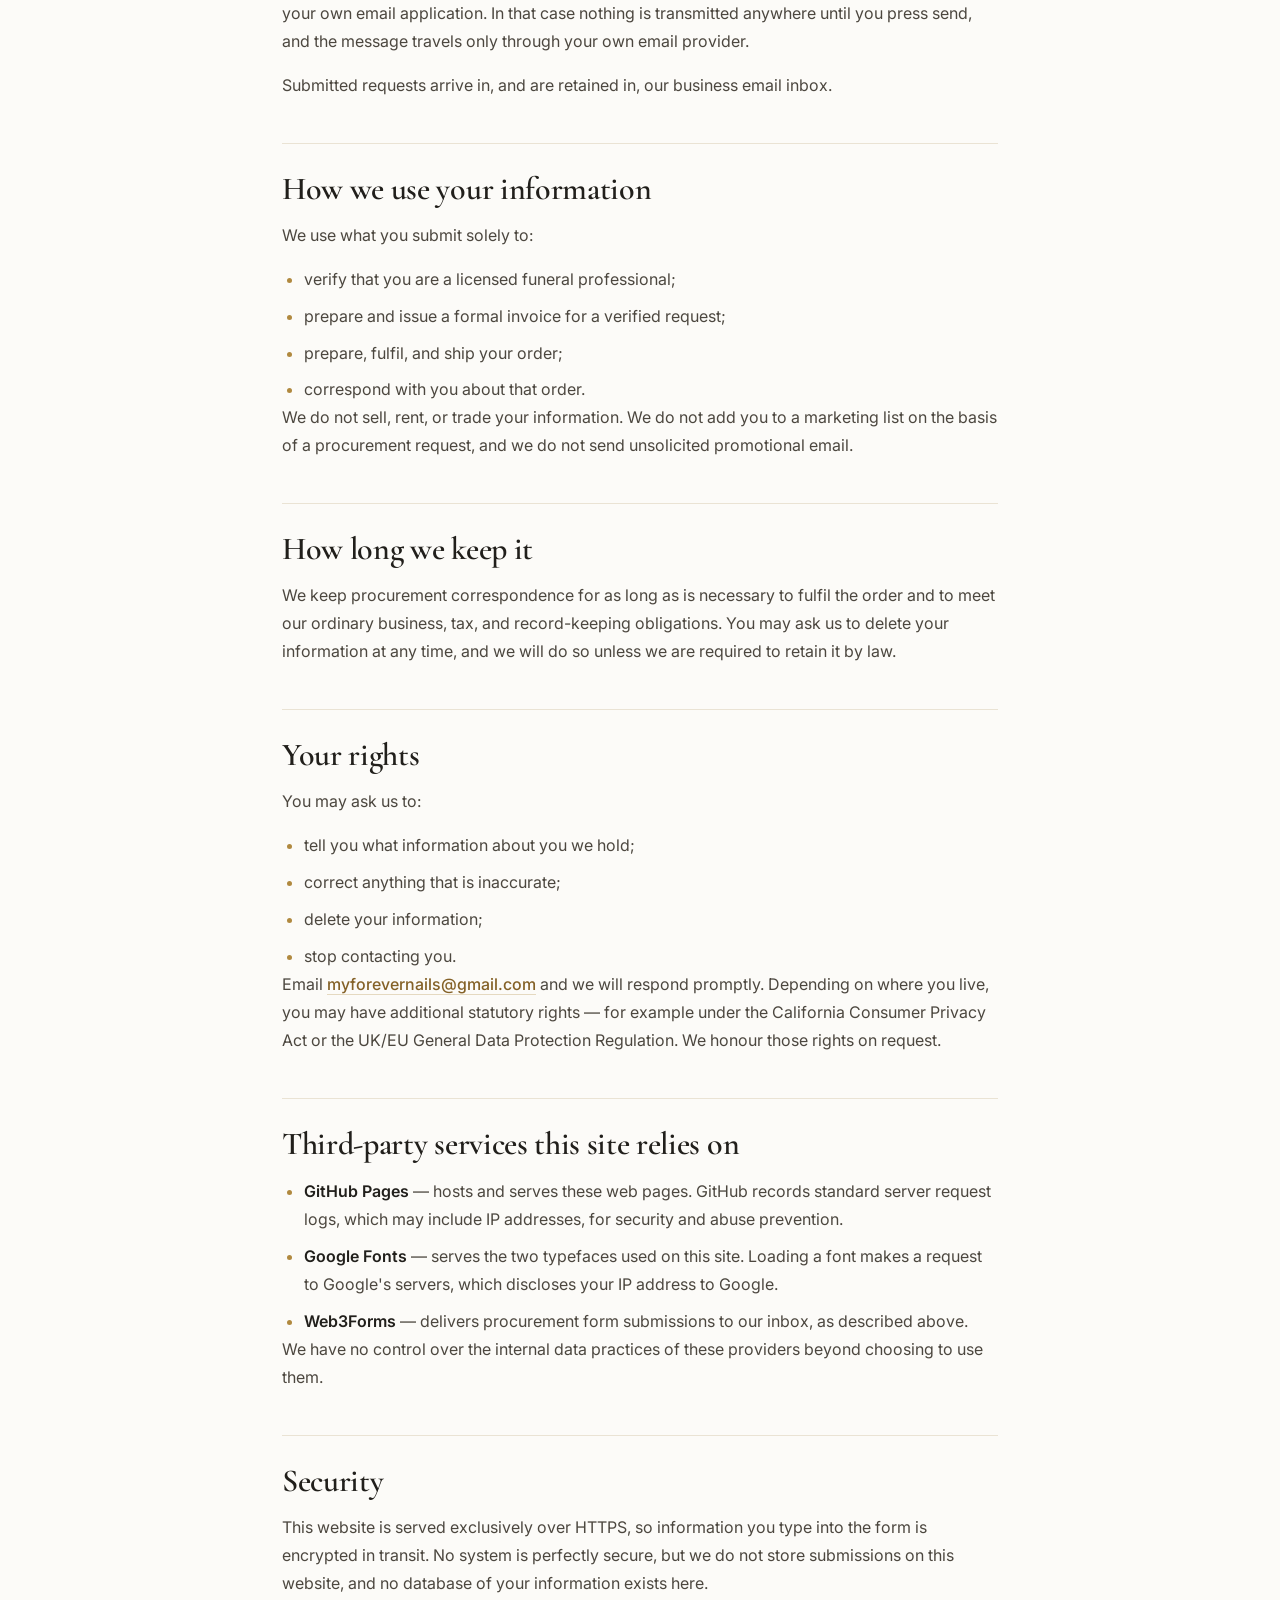
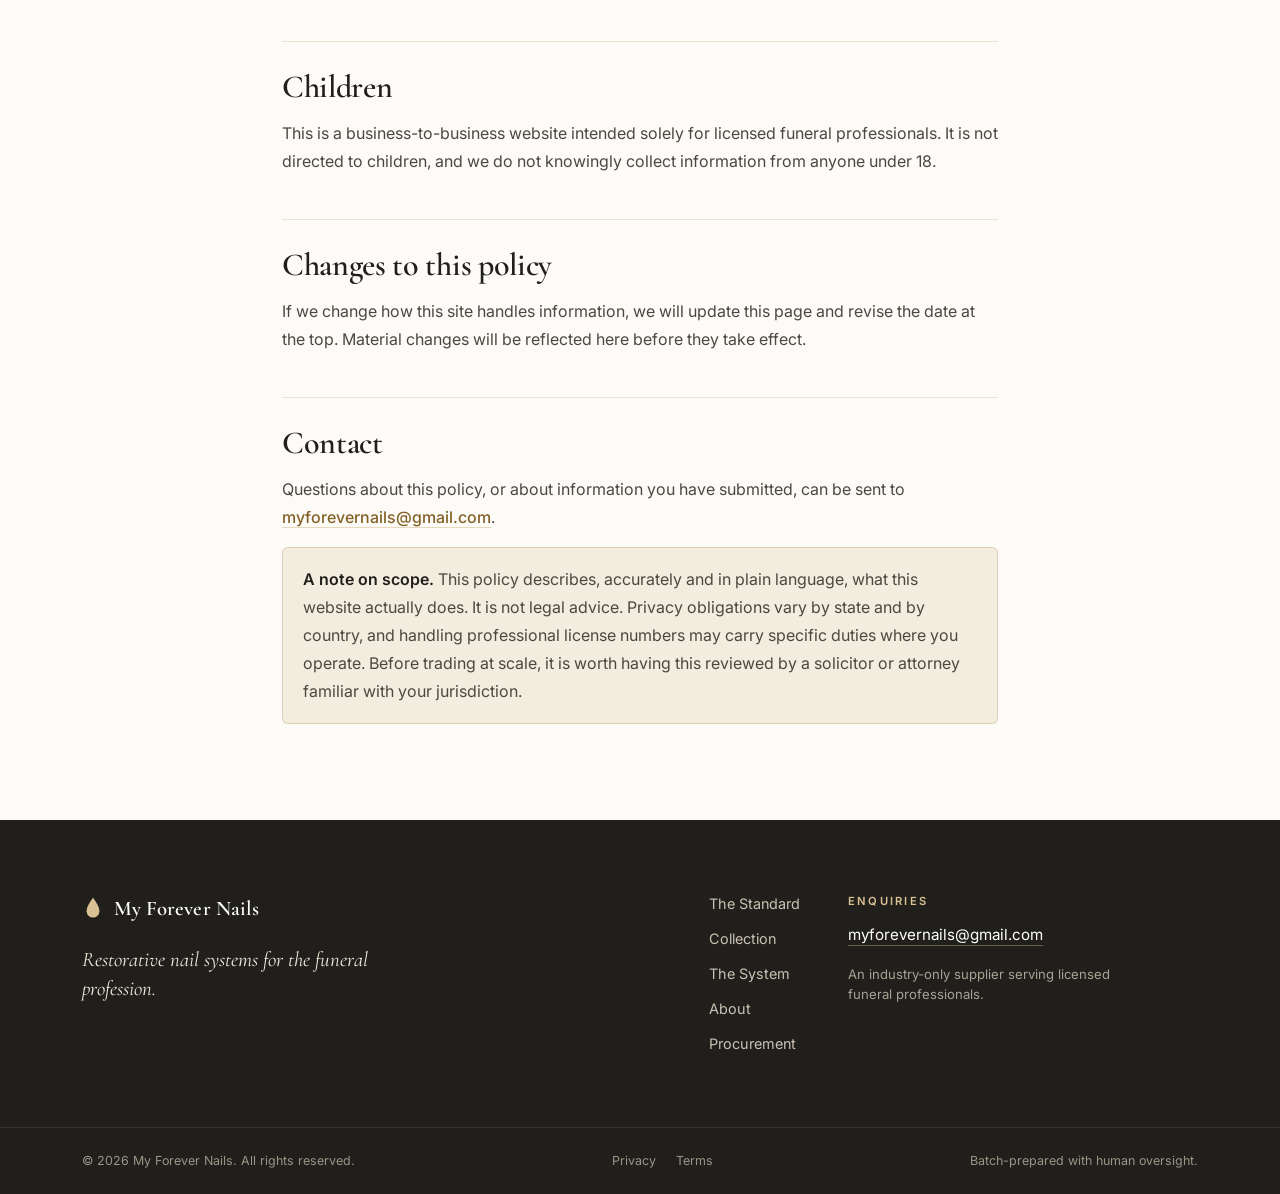
<file: privacy.html>
<!DOCTYPE html>
<html lang="en" class="no-js">
<head>
<meta charset="utf-8">
<meta name="viewport" content="width=device-width, initial-scale=1">
<title>Privacy Policy — My Forever Nails</title>
<meta name="description" content="How My Forever Nails collects, uses, and protects the information submitted through its procurement portal.">
<meta name="theme-color" content="#FCFBF8">
<link rel="canonical" href="https://myforevernails.com/privacy.html">
<link rel="icon" href="/assets/img/favicon.ico" sizes="32x32">
<link rel="icon" href="/assets/img/favicon.svg" type="image/svg+xml">
<link rel="apple-touch-icon" href="/assets/img/apple-touch-icon.png">
<link rel="preconnect" href="https://fonts.googleapis.com">
<link rel="preconnect" href="https://fonts.gstatic.com" crossorigin>
<link href="https://fonts.googleapis.com/css2?family=Cormorant+Garamond:ital,wght@0,400;0,500;0,600;1,400;1,500&family=Inter:wght@400;500;600;700&display=swap" rel="stylesheet">
<link rel="stylesheet" href="/assets/css/styles.css">
<script>document.documentElement.classList.remove('no-js');</script>
</head>
<body>
<a class="skip-link" href="#top">Skip to content</a>
<div class="topbar" aria-hidden="true"></div>

<header class="site-header">
  <div class="container header__inner">
    <a class="brand" href="/" aria-label="My Forever Nails — home">
      <svg class="brand__mark" viewBox="0 0 24 28" aria-hidden="true">
        <path d="M12 1.6C7.4 7.6 5 12.2 5 16.4A7 7 0 0 0 19 16.4C19 12.2 16.6 7.6 12 1.6Z" fill="#B0893F"/>
        <ellipse cx="9.4" cy="12.4" rx="1.7" ry="2.6" fill="#fff" opacity=".55" transform="rotate(-22 9.4 12.4)"/>
      </svg>
      <span class="brand__name">My Forever Nails</span>
    </a>
    <button class="nav-toggle" type="button" aria-controls="primary-nav" aria-expanded="false" aria-label="Open menu">
      <span></span><span></span><span></span>
    </button>
    <nav id="primary-nav" class="nav" aria-label="Primary">
      <a href="/#standard">The Standard</a>
      <a href="/#collection">Collection</a>
      <a href="/#system">The System</a>
      <a href="/#mission">About</a>
      <a href="/#procurement" class="btn btn--primary btn--sm nav__cta">Procurement</a>
    </nav>
  </div>
</header>

<main id="top" tabindex="-1">
  <div class="container container--narrow page-hero">
    <p class="eyebrow">Legal</p>
    <h1 class="page-hero__title">Privacy Policy</h1>
    <p class="page-hero__meta">Last updated 23 July 2026</p>
  </div>

  <div class="container container--narrow prose">
    <h2>Who we are</h2>
    <p>My Forever Nails (“we”, “us”) is an industry-only supplier of restorative nail systems to licensed funeral professionals. This policy explains what information this website collects, why we collect it, and how it is handled. You can reach us at any time at <a href="mailto:myforevernails@gmail.com">myforevernails@gmail.com</a>.</p>

    <h2>What we collect</h2>
    <p>This website has no accounts, no logins, and no shopping cart. The only information we collect is what you choose to type into the procurement form. That is:</p>
    <ul>
      <li><strong>Establishment</strong> — the funeral home name.</li>
      <li><strong>Director details</strong> — name, position or title, and mortician license number.</li>
      <li><strong>Order selection</strong> — the shades and quantities requested, and the estimated subtotal.</li>
      <li><strong>Shipping and contact</strong> — shipping address, contact email address, and any optional notes you add.</li>
      <li><strong>Confirmation</strong> — your acknowledgement that you are a licensed funeral professional.</li>
    </ul>
    <p>We ask for a mortician license number for one reason only: to confirm that an order is being placed by a licensed professional. We do not use it for any other purpose, and we do not sell, rent, or share it.</p>

    <h2>What we do not collect</h2>
    <p>We do <strong>not</strong> collect payment information through this website. No card details, bank details, or billing credentials are ever requested or accepted here. If your request is verified, a formal invoice is issued separately and payment is handled outside this site.</p>
    <p>We do <strong>not</strong> use advertising trackers, analytics tracking pixels, or third-party marketing cookies. This website sets no cookies of its own.</p>
    <p>We do <strong>not</strong> collect any information about the deceased individuals in your care. Please do not include such information in the notes field.</p>

    <h2>How your submission reaches us</h2>
    <p>When you submit the procurement form, its contents are transmitted over an encrypted (HTTPS) connection and delivered to us by email. Delivery is handled by <a href="https://web3forms.com/privacy" rel="noopener noreferrer" target="_blank">Web3Forms</a>, a form-delivery service that passes the message to our inbox. Web3Forms processes the submission in order to deliver it; their privacy policy governs that processing.</p>
    <p>If form delivery is temporarily unavailable, the website will instead open a pre-filled message in your own email application. In that case nothing is transmitted anywhere until you press send, and the message travels only through your own email provider.</p>
    <p>Submitted requests arrive in, and are retained in, our business email inbox.</p>

    <h2>How we use your information</h2>
    <p>We use what you submit solely to:</p>
    <ul>
      <li>verify that you are a licensed funeral professional;</li>
      <li>prepare and issue a formal invoice for a verified request;</li>
      <li>prepare, fulfil, and ship your order;</li>
      <li>correspond with you about that order.</li>
    </ul>
    <p>We do not sell, rent, or trade your information. We do not add you to a marketing list on the basis of a procurement request, and we do not send unsolicited promotional email.</p>

    <h2>How long we keep it</h2>
    <p>We keep procurement correspondence for as long as is necessary to fulfil the order and to meet our ordinary business, tax, and record-keeping obligations. You may ask us to delete your information at any time, and we will do so unless we are required to retain it by law.</p>

    <h2>Your rights</h2>
    <p>You may ask us to:</p>
    <ul>
      <li>tell you what information about you we hold;</li>
      <li>correct anything that is inaccurate;</li>
      <li>delete your information;</li>
      <li>stop contacting you.</li>
    </ul>
    <p>Email <a href="mailto:myforevernails@gmail.com">myforevernails@gmail.com</a> and we will respond promptly. Depending on where you live, you may have additional statutory rights — for example under the California Consumer Privacy Act or the UK/EU General Data Protection Regulation. We honour those rights on request.</p>

    <h2>Third-party services this site relies on</h2>
    <ul>
      <li><strong>GitHub Pages</strong> — hosts and serves these web pages. GitHub records standard server request logs, which may include IP addresses, for security and abuse prevention.</li>
      <li><strong>Google Fonts</strong> — serves the two typefaces used on this site. Loading a font makes a request to Google's servers, which discloses your IP address to Google.</li>
      <li><strong>Web3Forms</strong> — delivers procurement form submissions to our inbox, as described above.</li>
    </ul>
    <p>We have no control over the internal data practices of these providers beyond choosing to use them.</p>

    <h2>Security</h2>
    <p>This website is served exclusively over HTTPS, so information you type into the form is encrypted in transit. No system is perfectly secure, but we do not store submissions on this website, and no database of your information exists here.</p>

    <h2>Children</h2>
    <p>This is a business-to-business website intended solely for licensed funeral professionals. It is not directed to children, and we do not knowingly collect information from anyone under 18.</p>

    <h2>Changes to this policy</h2>
    <p>If we change how this site handles information, we will update this page and revise the date at the top. Material changes will be reflected here before they take effect.</p>

    <h2>Contact</h2>
    <p>Questions about this policy, or about information you have submitted, can be sent to <a href="mailto:myforevernails@gmail.com">myforevernails@gmail.com</a>.</p>

    <p class="prose__note"><strong>A note on scope.</strong> This policy describes, accurately and in plain language, what this website actually does. It is not legal advice. Privacy obligations vary by state and by country, and handling professional license numbers may carry specific duties where you operate. Before trading at scale, it is worth having this reviewed by a solicitor or attorney familiar with your jurisdiction.</p>
  </div>
</main>

<footer class="site-footer">
  <div class="container footer__inner">
    <div class="footer__brand">
      <a class="brand brand--footer" href="/" aria-label="My Forever Nails — home">
        <svg class="brand__mark" viewBox="0 0 24 28" aria-hidden="true"><path d="M12 1.6C7.4 7.6 5 12.2 5 16.4A7 7 0 0 0 19 16.4C19 12.2 16.6 7.6 12 1.6Z" fill="#D9C193"/></svg>
        <span class="brand__name">My Forever Nails</span>
      </a>
      <p class="footer__tag">Restorative nail systems for the funeral profession.</p>
    </div>
    <div class="footer__cols">
      <nav class="footer__nav" aria-label="Footer">
        <a href="/#standard">The Standard</a>
        <a href="/#collection">Collection</a>
        <a href="/#system">The System</a>
        <a href="/#mission">About</a>
        <a href="/#procurement">Procurement</a>
      </nav>
      <div class="footer__contact">
        <p class="footer__label">Enquiries</p>
        <a href="mailto:myforevernails@gmail.com">myforevernails@gmail.com</a>
        <p class="footer__note">An industry-only supplier serving licensed funeral professionals.</p>
      </div>
    </div>
  </div>
  <div class="footer__base">
    <div class="container footer__base-inner">
      <p>© <span id="year">2026</span> My Forever Nails. All rights reserved.</p>
      <p class="footer__legal">
        <a href="/privacy.html">Privacy</a>
        <a href="/terms.html">Terms</a>
      </p>
      <p>Batch-prepared with human oversight.</p>
    </div>
  </div>
</footer>

<script src="/assets/js/main.js" defer></script>
</body>
</html>
</file>
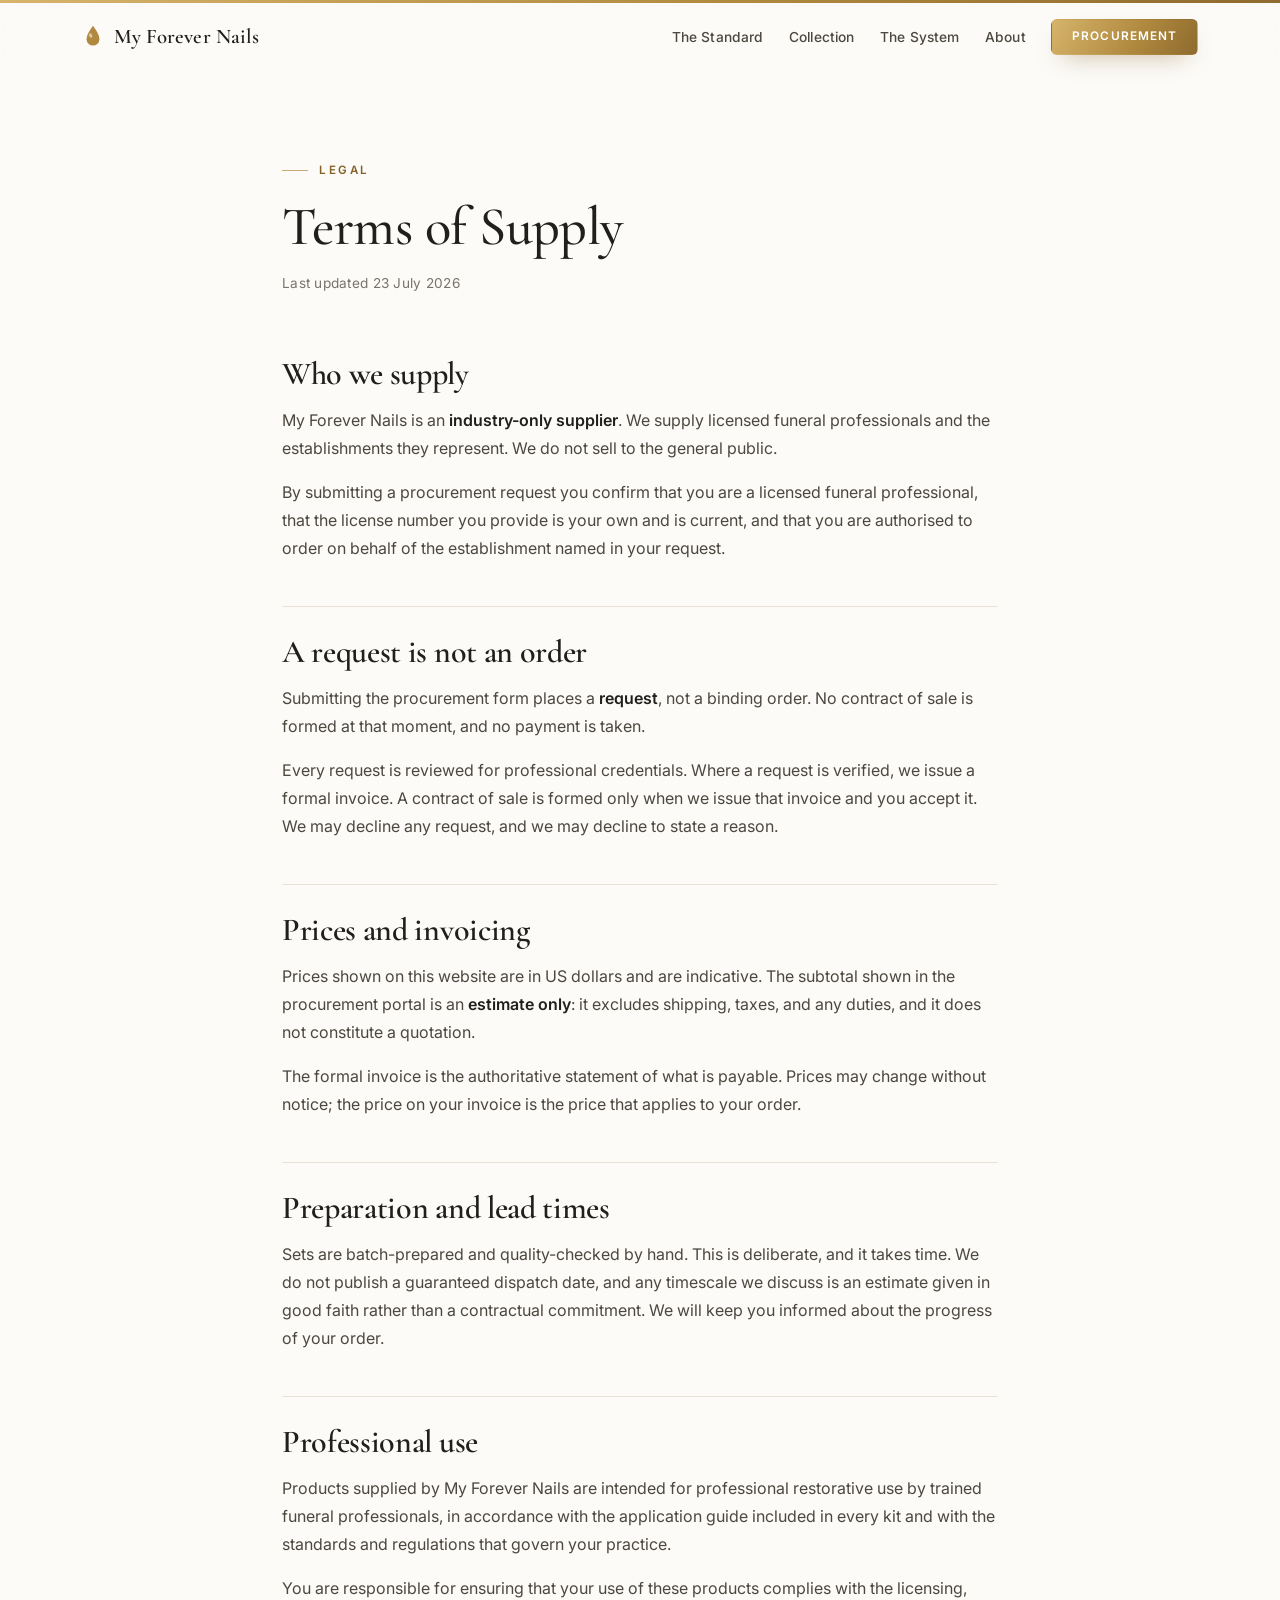
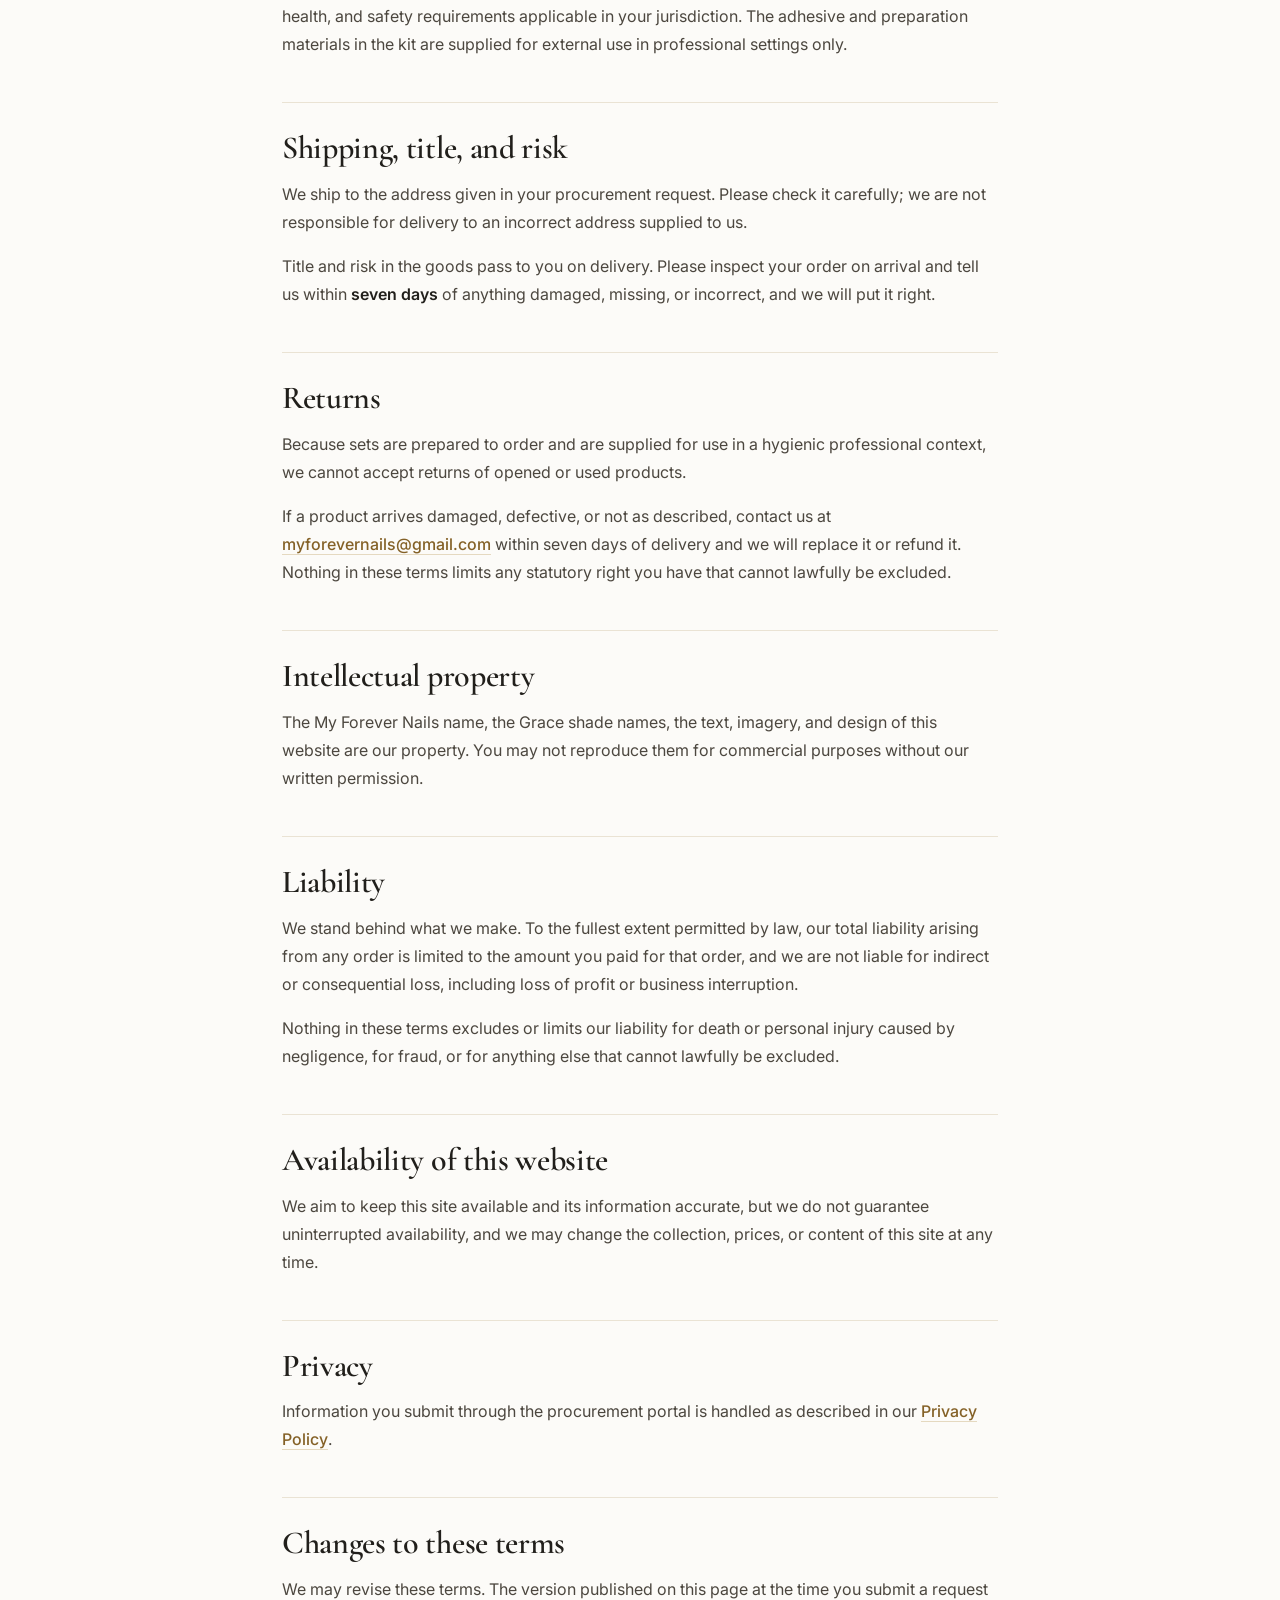
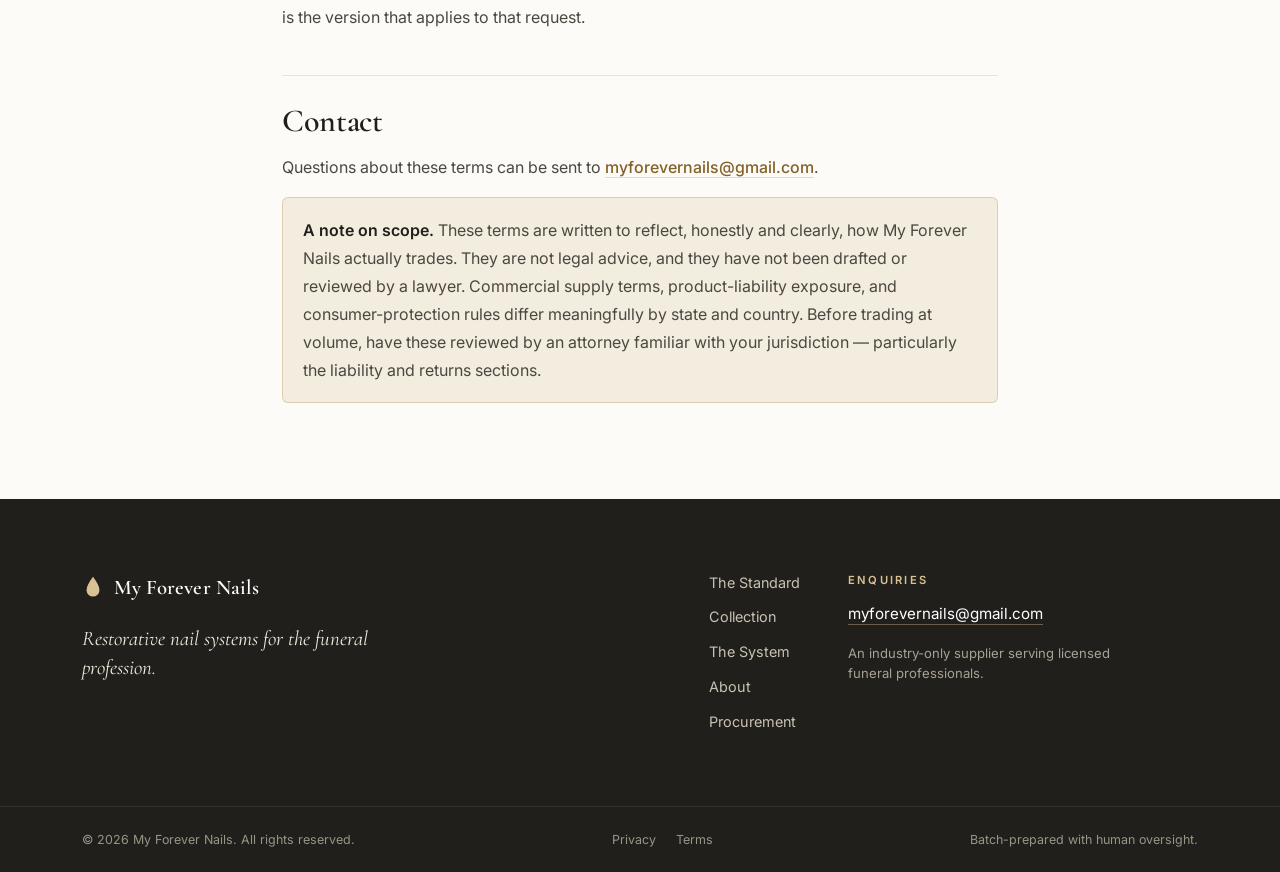
<file: terms.html>
<!DOCTYPE html>
<html lang="en" class="no-js">
<head>
<meta charset="utf-8">
<meta name="viewport" content="width=device-width, initial-scale=1">
<title>Terms of Supply — My Forever Nails</title>
<meta name="description" content="The terms on which My Forever Nails supplies restorative nail systems to licensed funeral professionals.">
<meta name="theme-color" content="#FCFBF8">
<link rel="canonical" href="https://myforevernails.com/terms.html">
<link rel="icon" href="/assets/img/favicon.ico" sizes="32x32">
<link rel="icon" href="/assets/img/favicon.svg" type="image/svg+xml">
<link rel="apple-touch-icon" href="/assets/img/apple-touch-icon.png">
<link rel="preconnect" href="https://fonts.googleapis.com">
<link rel="preconnect" href="https://fonts.gstatic.com" crossorigin>
<link href="https://fonts.googleapis.com/css2?family=Cormorant+Garamond:ital,wght@0,400;0,500;0,600;1,400;1,500&family=Inter:wght@400;500;600;700&display=swap" rel="stylesheet">
<link rel="stylesheet" href="/assets/css/styles.css">
<script>document.documentElement.classList.remove('no-js');</script>
</head>
<body>
<a class="skip-link" href="#top">Skip to content</a>
<div class="topbar" aria-hidden="true"></div>

<header class="site-header">
  <div class="container header__inner">
    <a class="brand" href="/" aria-label="My Forever Nails — home">
      <svg class="brand__mark" viewBox="0 0 24 28" aria-hidden="true">
        <path d="M12 1.6C7.4 7.6 5 12.2 5 16.4A7 7 0 0 0 19 16.4C19 12.2 16.6 7.6 12 1.6Z" fill="#B0893F"/>
        <ellipse cx="9.4" cy="12.4" rx="1.7" ry="2.6" fill="#fff" opacity=".55" transform="rotate(-22 9.4 12.4)"/>
      </svg>
      <span class="brand__name">My Forever Nails</span>
    </a>
    <button class="nav-toggle" type="button" aria-controls="primary-nav" aria-expanded="false" aria-label="Open menu">
      <span></span><span></span><span></span>
    </button>
    <nav id="primary-nav" class="nav" aria-label="Primary">
      <a href="/#standard">The Standard</a>
      <a href="/#collection">Collection</a>
      <a href="/#system">The System</a>
      <a href="/#mission">About</a>
      <a href="/#procurement" class="btn btn--primary btn--sm nav__cta">Procurement</a>
    </nav>
  </div>
</header>

<main id="top" tabindex="-1">
  <div class="container container--narrow page-hero">
    <p class="eyebrow">Legal</p>
    <h1 class="page-hero__title">Terms of Supply</h1>
    <p class="page-hero__meta">Last updated 23 July 2026</p>
  </div>

  <div class="container container--narrow prose">
    <h2>Who we supply</h2>
    <p>My Forever Nails is an <strong>industry-only supplier</strong>. We supply licensed funeral professionals and the establishments they represent. We do not sell to the general public.</p>
    <p>By submitting a procurement request you confirm that you are a licensed funeral professional, that the license number you provide is your own and is current, and that you are authorised to order on behalf of the establishment named in your request.</p>

    <h2>A request is not an order</h2>
    <p>Submitting the procurement form places a <strong>request</strong>, not a binding order. No contract of sale is formed at that moment, and no payment is taken.</p>
    <p>Every request is reviewed for professional credentials. Where a request is verified, we issue a formal invoice. A contract of sale is formed only when we issue that invoice and you accept it. We may decline any request, and we may decline to state a reason.</p>

    <h2>Prices and invoicing</h2>
    <p>Prices shown on this website are in US dollars and are indicative. The subtotal shown in the procurement portal is an <strong>estimate only</strong>: it excludes shipping, taxes, and any duties, and it does not constitute a quotation.</p>
    <p>The formal invoice is the authoritative statement of what is payable. Prices may change without notice; the price on your invoice is the price that applies to your order.</p>

    <h2>Preparation and lead times</h2>
    <p>Sets are batch-prepared and quality-checked by hand. This is deliberate, and it takes time. We do not publish a guaranteed dispatch date, and any timescale we discuss is an estimate given in good faith rather than a contractual commitment. We will keep you informed about the progress of your order.</p>

    <h2>Professional use</h2>
    <p>Products supplied by My Forever Nails are intended for professional restorative use by trained funeral professionals, in accordance with the application guide included in every kit and with the standards and regulations that govern your practice.</p>
    <p>You are responsible for ensuring that your use of these products complies with the licensing, health, and safety requirements applicable in your jurisdiction. The adhesive and preparation materials in the kit are supplied for external use in professional settings only.</p>

    <h2>Shipping, title, and risk</h2>
    <p>We ship to the address given in your procurement request. Please check it carefully; we are not responsible for delivery to an incorrect address supplied to us.</p>
    <p>Title and risk in the goods pass to you on delivery. Please inspect your order on arrival and tell us within <strong>seven days</strong> of anything damaged, missing, or incorrect, and we will put it right.</p>

    <h2>Returns</h2>
    <p>Because sets are prepared to order and are supplied for use in a hygienic professional context, we cannot accept returns of opened or used products.</p>
    <p>If a product arrives damaged, defective, or not as described, contact us at <a href="mailto:myforevernails@gmail.com">myforevernails@gmail.com</a> within seven days of delivery and we will replace it or refund it. Nothing in these terms limits any statutory right you have that cannot lawfully be excluded.</p>

    <h2>Intellectual property</h2>
    <p>The My Forever Nails name, the Grace shade names, the text, imagery, and design of this website are our property. You may not reproduce them for commercial purposes without our written permission.</p>

    <h2>Liability</h2>
    <p>We stand behind what we make. To the fullest extent permitted by law, our total liability arising from any order is limited to the amount you paid for that order, and we are not liable for indirect or consequential loss, including loss of profit or business interruption.</p>
    <p>Nothing in these terms excludes or limits our liability for death or personal injury caused by negligence, for fraud, or for anything else that cannot lawfully be excluded.</p>

    <h2>Availability of this website</h2>
    <p>We aim to keep this site available and its information accurate, but we do not guarantee uninterrupted availability, and we may change the collection, prices, or content of this site at any time.</p>

    <h2>Privacy</h2>
    <p>Information you submit through the procurement portal is handled as described in our <a href="/privacy.html">Privacy Policy</a>.</p>

    <h2>Changes to these terms</h2>
    <p>We may revise these terms. The version published on this page at the time you submit a request is the version that applies to that request.</p>

    <h2>Contact</h2>
    <p>Questions about these terms can be sent to <a href="mailto:myforevernails@gmail.com">myforevernails@gmail.com</a>.</p>

    <p class="prose__note"><strong>A note on scope.</strong> These terms are written to reflect, honestly and clearly, how My Forever Nails actually trades. They are not legal advice, and they have not been drafted or reviewed by a lawyer. Commercial supply terms, product-liability exposure, and consumer-protection rules differ meaningfully by state and country. Before trading at volume, have these reviewed by an attorney familiar with your jurisdiction — particularly the liability and returns sections.</p>
  </div>
</main>

<footer class="site-footer">
  <div class="container footer__inner">
    <div class="footer__brand">
      <a class="brand brand--footer" href="/" aria-label="My Forever Nails — home">
        <svg class="brand__mark" viewBox="0 0 24 28" aria-hidden="true"><path d="M12 1.6C7.4 7.6 5 12.2 5 16.4A7 7 0 0 0 19 16.4C19 12.2 16.6 7.6 12 1.6Z" fill="#D9C193"/></svg>
        <span class="brand__name">My Forever Nails</span>
      </a>
      <p class="footer__tag">Restorative nail systems for the funeral profession.</p>
    </div>
    <div class="footer__cols">
      <nav class="footer__nav" aria-label="Footer">
        <a href="/#standard">The Standard</a>
        <a href="/#collection">Collection</a>
        <a href="/#system">The System</a>
        <a href="/#mission">About</a>
        <a href="/#procurement">Procurement</a>
      </nav>
      <div class="footer__contact">
        <p class="footer__label">Enquiries</p>
        <a href="mailto:myforevernails@gmail.com">myforevernails@gmail.com</a>
        <p class="footer__note">An industry-only supplier serving licensed funeral professionals.</p>
      </div>
    </div>
  </div>
  <div class="footer__base">
    <div class="container footer__base-inner">
      <p>© <span id="year">2026</span> My Forever Nails. All rights reserved.</p>
      <p class="footer__legal">
        <a href="/privacy.html">Privacy</a>
        <a href="/terms.html">Terms</a>
      </p>
      <p>Batch-prepared with human oversight.</p>
    </div>
  </div>
</footer>

<script src="/assets/js/main.js" defer></script>
</body>
</html>
</file>
<file: assets/css/styles.css>
/* ============================================================
   MY FOREVER NAILS — Design System
   Palette: warm white + antique gold. Clinical, editorial, premium.
   ============================================================ */
:root{
  --paper:#FCFBF8;
  --white:#FFFFFF;
  --cream:#F6F2EA;
  --cream-2:#F1E9DA;
  --ink:#211F1B;
  --body:#4C473F;
  --muted:#79736A;

  --gold:#B0893F;
  --gold-deep:#846127;
  --gold-soft:#D9C193;
  --gold-tint:rgba(176,137,63,.12);
  --champagne:#EFE6D2;
  --line:#EAE3D4;
  --line-strong:#E0D7C4;
  --line-gold:rgba(176,137,63,.30);
  --gold-gradient:linear-gradient(120deg,#D6B46B 0%,#B0893F 58%,#8E6B2E 100%);

  --danger:#8C3A21;
  --danger-bg:#FBEEE7;
  --danger-line:rgba(140,58,33,.28);
  --info-bg:#F3EEE3;
  --info-line:rgba(176,137,63,.28);

  --shadow-sm:0 1px 2px rgba(33,31,27,.05), 0 1px 3px rgba(33,31,27,.04);
  --shadow-md:0 12px 32px -12px rgba(33,31,27,.14);
  --shadow-lg:0 30px 60px -24px rgba(33,31,27,.22);

  --r:6px;
  --r-lg:14px;
  --r-pill:999px;
  --header-h:68px;

  --serif:'Cormorant Garamond','Cormorant',Georgia,'Times New Roman',serif;
  --sans:'Inter',system-ui,-apple-system,'Segoe UI',Roboto,Helvetica,Arial,sans-serif;
}

*,*::before,*::after{box-sizing:border-box;}
html{-webkit-text-size-adjust:100%;scroll-behavior:smooth;}
body{
  margin:0;
  background:var(--paper);
  color:var(--body);
  font-family:var(--sans);
  font-size:16px;
  line-height:1.65;
  -webkit-font-smoothing:antialiased;
  text-rendering:optimizeLegibility;
  overflow-x:hidden;
}
body.nav-open{overflow:hidden;}
img{max-width:100%;display:block;}
a{color:inherit;text-decoration:none;}
::selection{background:var(--champagne);color:var(--ink);}
:focus-visible{outline:2px solid var(--gold);outline-offset:3px;border-radius:3px;}

h1,h2,h3{margin:0;color:var(--ink);font-weight:500;letter-spacing:-.01em;line-height:1.08;}
p{margin:0;}

/* Anchored sections must clear the sticky header when jumped to. */
:target,[id]{scroll-margin-top:calc(var(--header-h) + 1.25rem);}

/* ---------- Skip link (accessibility) ---------- */
.skip-link{
  position:absolute;left:.75rem;top:-100px;z-index:200;
  padding:.7rem 1.1rem;border-radius:var(--r);
  background:var(--ink);color:#fff;
  font-size:.85rem;font-weight:600;letter-spacing:.04em;
  transition:top .2s ease;
}
.skip-link:focus{top:.75rem;}
/* <main> is focusable only as a skip-link target; it needs no focus ring. */
main:focus{outline:none;}

/* ---------- Layout ---------- */
.container{width:100%;max-width:1180px;margin-inline:auto;padding-inline:clamp(1.25rem,4vw,2rem);}
.container--narrow{max-width:780px;}
.container--form{max-width:840px;}
.section{padding-block:clamp(4.5rem,9vw,8rem);}
.section--paper{background:var(--cream);border-block:1px solid var(--line);}
[hidden]{display:none !important;}

.topbar{height:3px;background:var(--gold-gradient);}

/* ---------- Shared type ---------- */
.eyebrow{
  display:inline-flex;align-items:center;gap:.7rem;
  margin:0 0 1.1rem;
  font-family:var(--sans);font-size:.72rem;font-weight:600;
  letter-spacing:.22em;text-transform:uppercase;color:var(--gold-deep);
}
.eyebrow::before{content:"";width:26px;height:1px;background:var(--gold);opacity:.7;}
.eyebrow--center{justify-content:center;}
.eyebrow--center::before{display:none;}

.section__head{max-width:720px;margin:0 auto clamp(2.5rem,5vw,3.75rem);text-align:center;}
.section__head .eyebrow{justify-content:center;}
.section__title{font-family:var(--serif);font-size:clamp(2rem,4.2vw,3.15rem);}
.section__intro{margin-top:1.1rem;font-size:1.075rem;line-height:1.7;color:var(--body);}

.flourish{display:flex;align-items:center;justify-content:center;gap:.85rem;margin:0 auto;color:var(--gold);}
.flourish::before,.flourish::after{content:"";width:52px;height:1px;background:linear-gradient(90deg,transparent,var(--line-gold));}
.flourish::after{background:linear-gradient(90deg,var(--line-gold),transparent);}
.flourish span{width:6px;height:6px;transform:rotate(45deg);background:var(--gold);}

/* ---------- Buttons ---------- */
.btn{
  --btn-bg:transparent;
  display:inline-flex;align-items:center;justify-content:center;gap:.5rem;
  padding:.95rem 1.85rem;
  font-family:var(--sans);font-size:.82rem;font-weight:600;
  letter-spacing:.09em;text-transform:uppercase;
  border-radius:var(--r);border:1px solid transparent;
  cursor:pointer;transition:transform .25s ease,box-shadow .25s ease,background .25s ease,color .25s ease,border-color .25s ease;
  white-space:nowrap;line-height:1;
}
.btn--primary{
  background:var(--gold-gradient);color:#fff;
  box-shadow:0 10px 24px -12px rgba(132,97,39,.65);
}
.btn--primary:hover{transform:translateY(-2px);box-shadow:0 16px 30px -12px rgba(132,97,39,.6);}
.btn--ghost{background:transparent;color:var(--ink);border-color:var(--line-strong);}
.btn--ghost:hover{border-color:var(--gold);color:var(--gold-deep);background:var(--gold-tint);transform:translateY(-2px);}
.btn--sm{padding:.7rem 1.25rem;font-size:.74rem;}
.btn--block{width:100%;padding-block:1.1rem;font-size:.85rem;}
.btn[disabled]{opacity:.6;cursor:progress;transform:none;}

/* ---------- Header ---------- */
.site-header{
  position:sticky;top:0;z-index:60;
  background:rgba(252,251,248,.82);
  -webkit-backdrop-filter:saturate(180%) blur(14px);
  backdrop-filter:saturate(180%) blur(14px);
  border-bottom:1px solid transparent;
  transition:border-color .3s ease,background .3s ease,box-shadow .3s ease;
}
/* Browsers without backdrop-filter get a solid bar rather than see-through text. */
@supports not ((backdrop-filter:blur(1px)) or (-webkit-backdrop-filter:blur(1px))){
  .site-header{background:rgba(252,251,248,.98);}
}
.site-header.is-scrolled{border-bottom-color:var(--line);box-shadow:0 4px 20px -14px rgba(33,31,27,.4);}
.header__inner{position:relative;display:flex;align-items:center;justify-content:space-between;height:var(--header-h);}
.brand{display:inline-flex;align-items:center;gap:.6rem;}
.brand__mark{width:22px;height:26px;flex:none;}
.brand__name{font-family:var(--serif);font-size:1.3rem;font-weight:600;letter-spacing:.005em;color:var(--ink);}

.nav{display:flex;align-items:center;gap:clamp(1.1rem,2vw,2.1rem);}
.nav a:not(.btn){
  position:relative;font-size:.86rem;font-weight:500;color:var(--body);letter-spacing:.01em;
  padding:.35rem 0;transition:color .2s ease;
}
.nav a:not(.btn)::after{
  content:"";position:absolute;left:0;right:100%;bottom:-2px;height:1px;
  background:var(--gold);transition:right .28s ease;
}
.nav a:not(.btn):hover{color:var(--ink);}
.nav a:not(.btn):hover::after{right:0;}

.nav-toggle{
  display:none;flex-direction:column;justify-content:center;gap:5px;
  width:44px;height:44px;padding:0 10px;margin-right:-10px;
  background:none;border:0;cursor:pointer;
}
.nav-toggle span{display:block;height:1.6px;width:100%;background:var(--ink);border-radius:2px;transition:transform .3s ease,opacity .2s ease;}
.nav-toggle[aria-expanded="true"] span:nth-child(1){transform:translateY(6.6px) rotate(45deg);}
.nav-toggle[aria-expanded="true"] span:nth-child(2){opacity:0;}
.nav-toggle[aria-expanded="true"] span:nth-child(3){transform:translateY(-6.6px) rotate(-45deg);}

@media (max-width:899px){
  .nav-toggle{display:flex;}
  .nav{
    position:absolute;top:calc(100% + 1px);left:0;right:0;
    flex-direction:column;align-items:stretch;gap:0;
    background:var(--white);border-top:1px solid var(--line);
    box-shadow:var(--shadow-lg);
    padding:.25rem clamp(1.25rem,4vw,2rem) 1.4rem;
    opacity:0;visibility:hidden;transform:translateY(-10px);
    transition:opacity .26s ease,transform .26s ease,visibility .26s;
  }
  .nav.is-open{opacity:1;visibility:visible;transform:translateY(0);}
  .nav a:not(.btn){padding:1rem .25rem;border-bottom:1px solid var(--line);font-size:.95rem;}
  .nav a:not(.btn)::after{display:none;}
  .nav__cta{margin-top:1.1rem;width:100%;}
}

/* ---------- Hero ---------- */
.hero{position:relative;overflow:hidden;padding-block:clamp(3.5rem,9vw,7rem) clamp(4rem,9vw,7.5rem);}
.hero::before{
  content:"";position:absolute;top:-18%;right:-10%;width:60%;height:120%;
  background:radial-gradient(closest-side,rgba(217,193,147,.28),transparent 70%);
  pointer-events:none;z-index:0;
}
.hero__ornament{
  position:absolute;right:clamp(-60px,-4vw,-20px);top:50%;transform:translateY(-50%);
  width:min(46vw,420px);color:var(--gold);opacity:.06;z-index:0;pointer-events:none;
}
.hero__inner{position:relative;z-index:1;max-width:760px;}
.hero__title{
  font-family:var(--serif);font-weight:500;
  font-size:clamp(2.8rem,7vw,5rem);line-height:1.02;letter-spacing:-.015em;
  margin-bottom:1.5rem;
}
.hero__title em{
  font-style:italic;font-weight:500;
  background:var(--gold-gradient);-webkit-background-clip:text;background-clip:text;
  color:var(--gold-deep);-webkit-text-fill-color:transparent;
}
.hero__lead{font-size:clamp(1.075rem,2vw,1.3rem);line-height:1.62;color:var(--body);max-width:600px;}
.hero__actions{display:flex;flex-wrap:wrap;gap:.9rem;margin-top:2.25rem;}
.hero__trust{
  margin-top:2.5rem;padding-top:1.6rem;border-top:1px solid var(--line);
  font-size:.8rem;letter-spacing:.02em;color:var(--muted);
}

/* ---------- Grid + cards ---------- */
.grid{display:grid;gap:clamp(1rem,2.4vw,1.5rem);}
.grid--4{grid-template-columns:1fr;}
@media(min-width:600px){.grid--4{grid-template-columns:1fr 1fr;}}
@media(min-width:980px){.grid--4{grid-template-columns:repeat(4,1fr);}}

.card{
  background:var(--white);border:1px solid var(--line);border-radius:var(--r-lg);
  padding:clamp(1.5rem,2.4vw,1.9rem);
  transition:transform .3s ease,box-shadow .3s ease,border-color .3s ease;
}
.card:hover{transform:translateY(-4px);box-shadow:var(--shadow-md);border-color:var(--line-gold);}
.card__icon{
  display:inline-flex;align-items:center;justify-content:center;
  width:52px;height:52px;margin-bottom:1.25rem;border-radius:12px;
  background:var(--gold-tint);color:var(--gold-deep);
}
.card__icon svg{width:26px;height:26px;}
.card h3{font-family:var(--sans);font-size:1.075rem;font-weight:600;letter-spacing:0;margin-bottom:.5rem;color:var(--ink);}
.card p{font-size:.95rem;line-height:1.62;color:var(--body);}

/* ---------- Mission ---------- */
.section--mission{position:relative;background:var(--paper);}
.mission{position:relative;text-align:center;padding:clamp(2.5rem,5vw,3.5rem) clamp(1.25rem,4vw,2.5rem);}
.mission::before{
  content:"\201C";position:absolute;top:clamp(-1.4rem,-3vw,-.4rem);left:50%;transform:translateX(-50%);
  font-family:var(--serif);font-size:clamp(5rem,12vw,8rem);line-height:1;color:var(--gold-soft);opacity:.5;
}
.mission__quote{
  margin:0;position:relative;z-index:1;
  font-family:var(--serif);font-weight:400;font-style:italic;
  font-size:clamp(1.5rem,3.4vw,2.35rem);line-height:1.42;color:var(--ink);letter-spacing:-.005em;
}
.mission__by{margin-top:1.9rem;font-size:.78rem;font-weight:600;letter-spacing:.2em;text-transform:uppercase;color:var(--gold-deep);}
.mission__rule{width:64px;height:2px;background:var(--gold-gradient);margin:2rem auto 0;border-radius:2px;}

/* ---------- Collection ---------- */
.products{display:grid;gap:clamp(1rem,2.4vw,1.5rem);grid-template-columns:1fr;}
@media(min-width:560px){.products{grid-template-columns:1fr 1fr;}}
@media(min-width:900px){.products{grid-template-columns:repeat(3,1fr);}}
.product{
  background:var(--white);border:1px solid var(--line);border-radius:var(--r-lg);
  padding:0;text-align:center;overflow:hidden;
  display:flex;flex-direction:column;
  transition:transform .3s ease,box-shadow .3s ease,border-color .3s ease;
}
.product:hover{transform:translateY(-5px);box-shadow:var(--shadow-lg);border-color:var(--line-gold);}

/* The photographs are trimmed to a white surround, so they sit directly on
   the white card with no visible plate — only the tray appears to float. */
.product__visual{
  padding:clamp(.9rem,1.6vw,1.2rem) 0;
  border-bottom:1px solid var(--line);
  background:var(--white);
  overflow:hidden;
}
.product__visual img{
  width:100%;height:auto;
  transition:transform .45s cubic-bezier(.22,.61,.36,1);
}
.product:hover .product__visual img{transform:scale(1.035);}

.product__body{
  display:flex;flex-direction:column;flex:1;
  padding:clamp(1.5rem,2.4vw,1.9rem) clamp(1.75rem,2.6vw,2.25rem) clamp(1.75rem,2.6vw,2.25rem);
}
.product__code{font-size:.72rem;font-weight:600;letter-spacing:.22em;text-transform:uppercase;color:var(--gold-deep);}
.product__name{font-family:var(--serif);font-size:1.7rem;font-weight:600;margin:.35rem 0 .7rem;}
.product__desc{font-size:.95rem;line-height:1.6;color:var(--body);flex:1;}
.product__foot{display:flex;align-items:center;justify-content:space-between;gap:1rem;margin-top:1.6rem;padding-top:1.4rem;border-top:1px solid var(--line);}
.product__price{font-family:var(--serif);font-size:1.7rem;font-weight:600;color:var(--ink);}
.products__note{text-align:center;margin-top:clamp(2rem,4vw,3rem);font-size:.85rem;letter-spacing:.02em;color:var(--muted);}

/* ---------- Order row swatch ----------
   A square crop of the same product photograph, used beside each shade in
   the procurement order builder. */
.order-row__swatch{
  width:46px;height:46px;flex:none;
  border-radius:var(--r);
  border:1px solid var(--line);
  object-fit:cover;
  background:var(--white);
}

/* ---------- The System ---------- */
.system__grid{display:grid;gap:clamp(1.75rem,3.5vw,3rem);grid-template-columns:1fr;align-items:start;}
@media(min-width:880px){.system__grid{grid-template-columns:1.05fr .95fr;}}
.steps{list-style:none;margin:0;padding:0;display:grid;gap:1.4rem;}
.step{display:flex;gap:1.25rem;align-items:flex-start;}
.step__num{
  font-family:var(--serif);font-size:1.9rem;font-weight:600;line-height:1;
  color:var(--gold);flex:none;width:2.6rem;
  background:var(--gold-gradient);-webkit-background-clip:text;background-clip:text;-webkit-text-fill-color:transparent;
}
.step h3{font-family:var(--sans);font-size:1.05rem;font-weight:600;margin-bottom:.3rem;}
.step p{font-size:.95rem;line-height:1.6;color:var(--body);}
.step + .step{padding-top:1.4rem;border-top:1px solid var(--line);}

.kit{background:var(--white);border:1px solid var(--line);border-radius:var(--r-lg);padding:clamp(1.75rem,3vw,2.5rem);box-shadow:var(--shadow-sm);}
.kit__title{font-family:var(--serif);font-size:1.65rem;font-weight:600;margin:.2rem 0 1.4rem;}
.kit__list{list-style:none;margin:0;padding:0;display:grid;gap:.9rem;}
.kit__list li{
  position:relative;padding-left:2rem;font-size:.98rem;color:var(--body);line-height:1.5;
}
.kit__list li::before{
  content:"";position:absolute;left:0;top:.05em;width:1.25rem;height:1.25rem;
  background:no-repeat center/contain url("data:image/svg+xml,%3Csvg xmlns='http://www.w3.org/2000/svg' viewBox='0 0 24 24' fill='none' stroke='%23B0893F' stroke-width='2.2' stroke-linecap='round' stroke-linejoin='round'%3E%3Cpath d='M20 6 9 17l-5-5'/%3E%3C/svg%3E");
}

/* ---------- Procurement ---------- */
.section--procurement{background:linear-gradient(180deg,var(--cream) 0%,var(--paper) 100%);border-top:1px solid var(--line);}
.portal{
  background:var(--white);border:1px solid var(--line);border-radius:var(--r-lg);
  box-shadow:var(--shadow-lg);
  padding:clamp(1.5rem,4vw,3rem);
}
.portal__secure{
  display:flex;align-items:flex-start;gap:.85rem;
  padding:1rem 1.15rem;margin-bottom:2rem;
  background:var(--gold-tint);border:1px solid var(--line-gold);border-radius:var(--r);
  font-size:.85rem;line-height:1.5;color:var(--body);
}
.portal__secure svg{width:20px;height:20px;flex:none;color:var(--gold-deep);margin-top:.1rem;}

.field-group{padding-block:1.7rem;border-top:1px solid var(--line);}
.field-group:first-of-type{border-top:0;padding-top:0;}
.field-group__label{
  font-size:.72rem;font-weight:600;letter-spacing:.2em;text-transform:uppercase;color:var(--gold-deep);
  margin-bottom:1.15rem;
}
.field{margin-bottom:1.1rem;}
.field:last-child{margin-bottom:0;}
.field-row{display:grid;gap:1.1rem;grid-template-columns:1fr;}
@media(min-width:560px){.field-row{grid-template-columns:1fr 1fr;}}
.field label{display:block;font-size:.85rem;font-weight:500;color:var(--ink);margin-bottom:.45rem;}
.field .opt{color:var(--muted);font-weight:400;}
.field input,.field textarea{
  width:100%;font-family:var(--sans);font-size:.98rem;color:var(--ink);
  padding:.8rem .95rem;background:var(--paper);
  border:1px solid var(--line-strong);border-radius:var(--r);
  transition:border-color .2s ease,box-shadow .2s ease,background .2s ease;
}
.field input::placeholder,.field textarea::placeholder{color:#a49d90;}
.field input:hover,.field textarea:hover{border-color:var(--line-gold);}
.field input:focus,.field textarea:focus{
  outline:none;
  background:var(--white);
  border-color:var(--gold);
  box-shadow:0 0 0 3px var(--gold-tint);
}
.field textarea{resize:vertical;min-height:3.2rem;}
.field__hint{display:block;margin-top:.5rem;font-size:.8rem;color:var(--muted);line-height:1.45;}

/* order builder */
.order-list{display:grid;gap:.75rem;}
.order-row{
  display:flex;align-items:center;justify-content:space-between;gap:1rem;flex-wrap:wrap;
  padding:.9rem 1.05rem;background:var(--paper);border:1px solid var(--line-strong);border-radius:var(--r);
  transition:border-color .3s ease,box-shadow .3s ease,background .3s ease;
}
.order-row.is-flash{border-color:var(--gold);box-shadow:0 0 0 3px var(--gold-tint);background:var(--white);}
.order-row__info{display:flex;align-items:center;gap:.9rem;min-width:0;}
.order-row__name{font-size:.95rem;font-weight:600;color:var(--ink);line-height:1.2;}
.order-row__name span{display:block;font-family:var(--sans);font-size:.8rem;font-weight:400;color:var(--muted);letter-spacing:.02em;}
.order-row__price{font-size:.82rem;color:var(--muted);margin-top:.15rem;}
.stepper{display:inline-flex;align-items:center;border:1px solid var(--line-strong);border-radius:var(--r-pill);background:var(--white);overflow:hidden;}
.stepper__btn{
  width:2.3rem;height:2.3rem;border:0;background:none;cursor:pointer;
  font-size:1.2rem;color:var(--gold-deep);line-height:1;display:grid;place-items:center;
  transition:background .2s ease;
}
.stepper__btn:hover{background:var(--gold-tint);}
.stepper__input{
  width:2.6rem;text-align:center;border:0;background:none;
  font-family:var(--sans);font-size:1rem;font-weight:600;color:var(--ink);
  -moz-appearance:textfield;appearance:textfield;padding:0;
}
.stepper__input::-webkit-outer-spin-button,.stepper__input::-webkit-inner-spin-button{-webkit-appearance:none;margin:0;}
.stepper__input:focus{outline:none;}
.stepper:focus-within{border-color:var(--gold);box-shadow:0 0 0 3px var(--gold-tint);}
.order-total{
  display:flex;align-items:center;justify-content:space-between;
  margin-top:1.1rem;padding-top:1.1rem;border-top:1px dashed var(--line-strong);
  font-size:.9rem;color:var(--body);
}
.order-total__value{font-family:var(--serif);font-size:1.55rem;font-weight:600;color:var(--ink);}

.consent{display:flex;gap:.75rem;align-items:flex-start;margin-top:1.7rem;font-size:.88rem;line-height:1.5;color:var(--body);cursor:pointer;}
.consent input{margin-top:.2rem;width:1.05rem;height:1.05rem;flex:none;accent-color:var(--gold);}
.consent a{color:var(--gold-deep);font-weight:500;border-bottom:1px solid var(--line-gold);}

.form-status{margin-top:1.4rem;padding:.85rem 1.1rem;border-radius:var(--r);font-size:.9rem;line-height:1.5;}
.form-status--error{background:var(--danger-bg);border:1px solid var(--danger-line);color:var(--danger);}
.form-status--info{background:var(--info-bg);border:1px solid var(--info-line);color:var(--gold-deep);}
.form-status a{font-weight:600;border-bottom:1px solid currentColor;}
.form-submit{margin-top:1.7rem;}
.form-foot{margin-top:1rem;text-align:center;font-size:.8rem;color:var(--muted);}

.form-success{text-align:center;padding:clamp(1rem,3vw,2rem) .5rem;}
.form-success svg{width:56px;height:56px;color:var(--gold);margin-bottom:1.1rem;margin-inline:auto;}
.form-success h3{font-family:var(--serif);font-size:2rem;font-weight:600;margin-bottom:.75rem;}
.form-success p{font-size:1rem;line-height:1.65;color:var(--body);max-width:460px;margin:0 auto;}
.form-success__mail{margin-top:1.1rem;font-size:.9rem;}
.form-success__mail a{color:var(--gold-deep);font-weight:600;border-bottom:1px solid var(--line-gold);}

/* ---------- Long-form pages (privacy / terms / 404) ---------- */
.page-hero{padding-block:clamp(3rem,7vw,5rem) clamp(1.5rem,3vw,2.5rem);}
.page-hero__title{font-family:var(--serif);font-size:clamp(2.2rem,5vw,3.4rem);}
.page-hero__meta{margin-top:1rem;font-size:.85rem;letter-spacing:.02em;color:var(--muted);}

.prose{padding-bottom:clamp(4rem,8vw,6rem);}
.prose h2{
  font-family:var(--serif);font-size:clamp(1.5rem,3vw,2rem);font-weight:600;
  margin:2.75rem 0 .9rem;padding-top:1.75rem;border-top:1px solid var(--line);
}
.prose h2:first-of-type{border-top:0;padding-top:0;margin-top:1.5rem;}
.prose h3{font-family:var(--sans);font-size:1.05rem;font-weight:600;margin:1.75rem 0 .5rem;}
.prose p,.prose li{font-size:1rem;line-height:1.75;color:var(--body);}
.prose p + p{margin-top:1rem;}
.prose ul{margin:1rem 0 0;padding-left:1.35rem;display:grid;gap:.55rem;}
.prose li::marker{color:var(--gold);}
.prose a{color:var(--gold-deep);font-weight:500;border-bottom:1px solid var(--line-gold);}
.prose a:hover{border-bottom-color:var(--gold);}
.prose strong{color:var(--ink);font-weight:600;}
.prose__note{
  margin-top:1.5rem;padding:1.1rem 1.25rem;
  background:var(--gold-tint);border:1px solid var(--line-gold);border-radius:var(--r);
  font-size:.92rem;line-height:1.65;
}

.notfound{text-align:center;padding-block:clamp(5rem,14vw,9rem);}
.notfound__code{
  font-family:var(--serif);font-size:clamp(5rem,18vw,10rem);line-height:1;font-weight:600;
  background:var(--gold-gradient);-webkit-background-clip:text;background-clip:text;
  color:var(--gold-deep);-webkit-text-fill-color:transparent;
}
.notfound h1{font-family:var(--serif);font-size:clamp(1.8rem,4vw,2.6rem);margin-top:1rem;}
.notfound p{margin:1.1rem auto 0;max-width:460px;font-size:1.05rem;line-height:1.7;}
.notfound .hero__actions{justify-content:center;}

/* ---------- Footer ---------- */
.site-footer{background:var(--ink);color:#D8D2C6;}
.footer__inner{display:grid;gap:2.5rem;padding-block:clamp(3rem,6vw,4.5rem);grid-template-columns:1fr;}
@media(min-width:760px){.footer__inner{grid-template-columns:1.2fr 1fr;}}
.brand--footer .brand__name{color:#fff;}
.footer__tag{margin-top:1rem;font-family:var(--serif);font-size:1.3rem;font-style:italic;color:#EFE9DD;max-width:340px;line-height:1.4;}
.footer__cols{display:grid;gap:2rem;grid-template-columns:1fr;}
@media(min-width:460px){.footer__cols{grid-template-columns:auto 1fr;gap:3rem;}}
.footer__nav{display:flex;flex-direction:column;gap:.7rem;}
.footer__nav a{font-size:.9rem;color:#C9C2B4;transition:color .2s ease;width:fit-content;}
.footer__nav a:hover{color:var(--gold-soft);}
.footer__label{font-size:.7rem;font-weight:600;letter-spacing:.2em;text-transform:uppercase;color:var(--gold-soft);margin-bottom:.7rem;}
.footer__contact a{font-size:.95rem;color:#fff;border-bottom:1px solid rgba(217,193,147,.4);padding-bottom:1px;}
.footer__note{margin-top:1rem;font-size:.82rem;line-height:1.55;color:#A8A295;max-width:280px;}
.footer__base{border-top:1px solid rgba(255,255,255,.08);}
.footer__base-inner{display:flex;flex-wrap:wrap;gap:.5rem 1.5rem;justify-content:space-between;padding-block:1.4rem;font-size:.78rem;color:#9A9487;}
.footer__legal{display:flex;gap:1.25rem;}
.footer__legal a{transition:color .2s ease;}
.footer__legal a:hover{color:var(--gold-soft);}

/* ---------- Reveal animation ---------- */
.reveal{opacity:0;transform:translateY(22px);transition:opacity .7s cubic-bezier(.22,.61,.36,1),transform .7s cubic-bezier(.22,.61,.36,1);}
.reveal.is-visible{opacity:1;transform:none;}
.reveal:nth-child(2){transition-delay:.06s;}
.reveal:nth-child(3){transition-delay:.12s;}
.reveal:nth-child(4){transition-delay:.18s;}

/* If JavaScript never runs, content must still be visible. */
.no-js .reveal{opacity:1;transform:none;}

@media (prefers-reduced-motion:reduce){
  html{scroll-behavior:auto;}
  .reveal{opacity:1;transform:none;transition:none;}
  *{transition-duration:.001ms !important;animation-duration:.001ms !important;}
}

/* ---------- Print ---------- */
@media print{
  .site-header,.nav-toggle,.hero__ornament,.skip-link,.btn,.form-submit{display:none !important;}
  body{background:#fff;color:#000;}
  .section{padding-block:1.5rem;}
  .card,.product,.portal,.kit{box-shadow:none;border-color:#ccc;}
}
</file>
